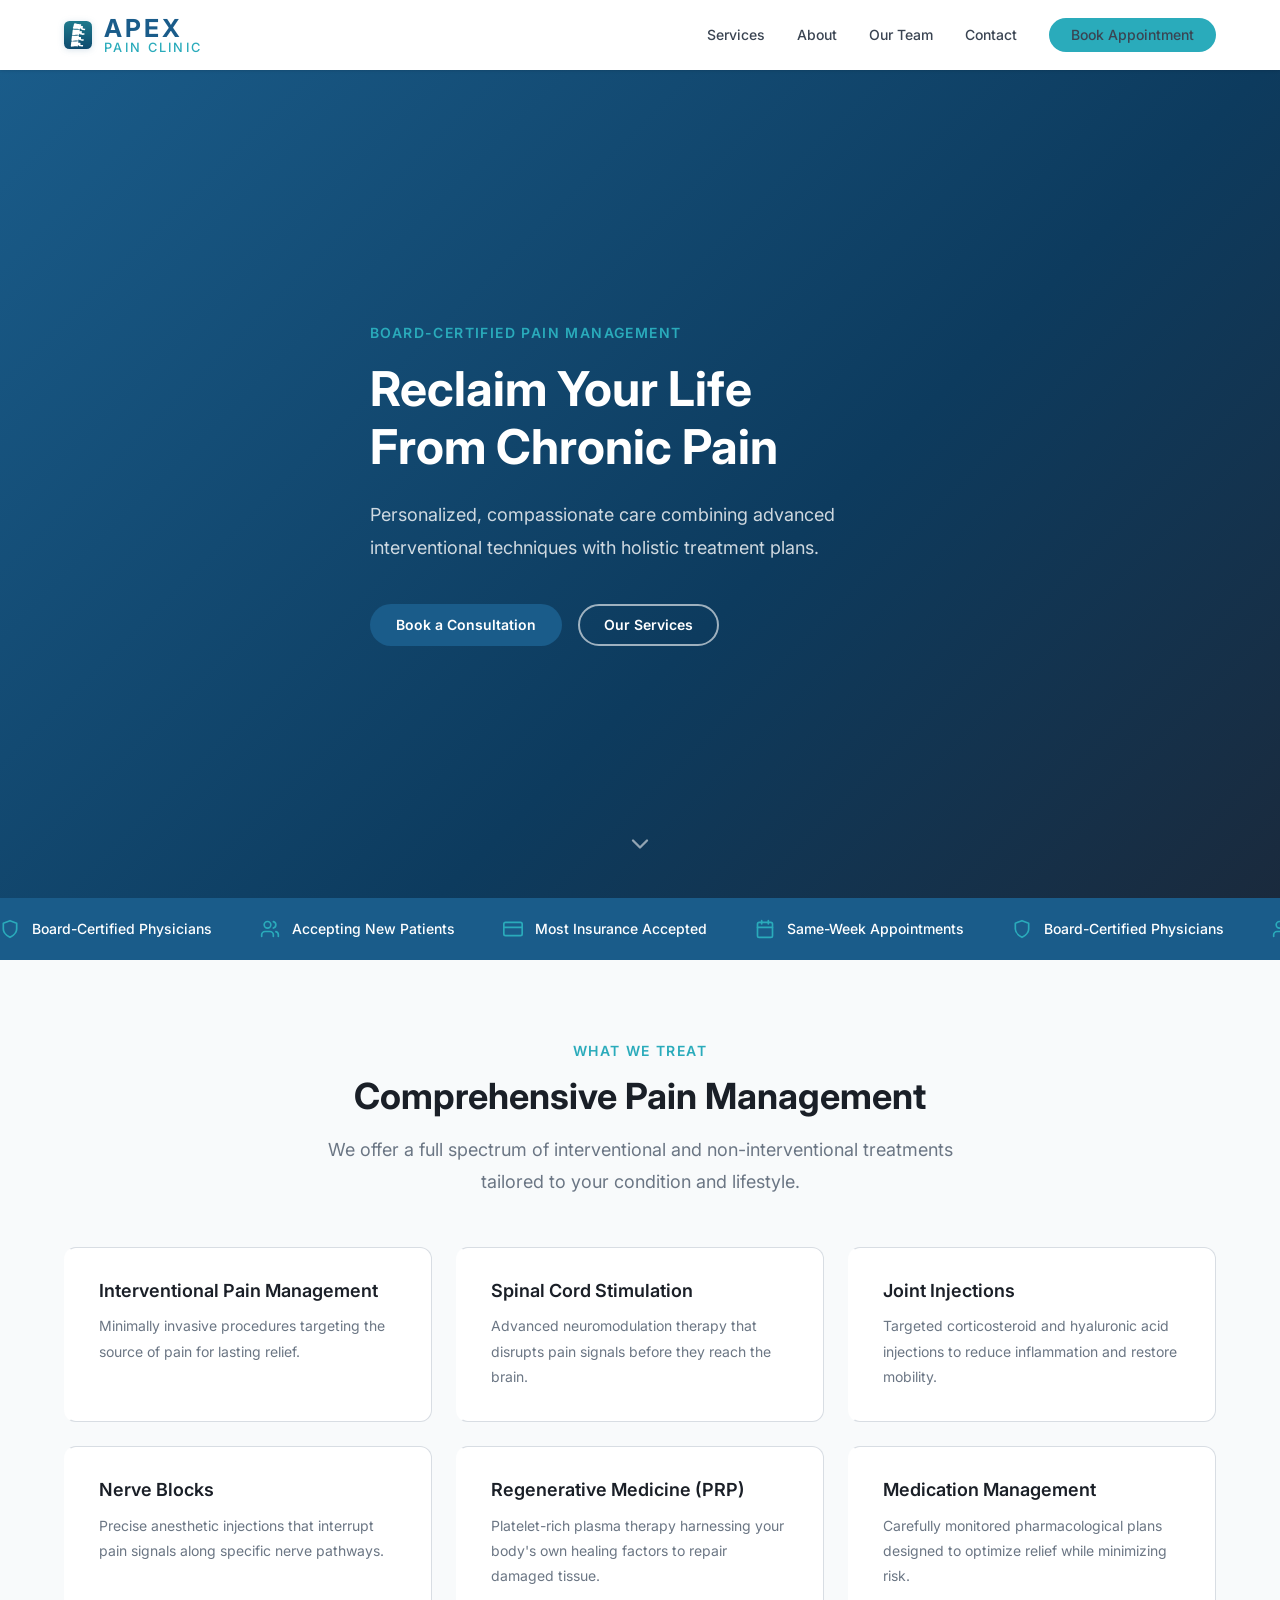
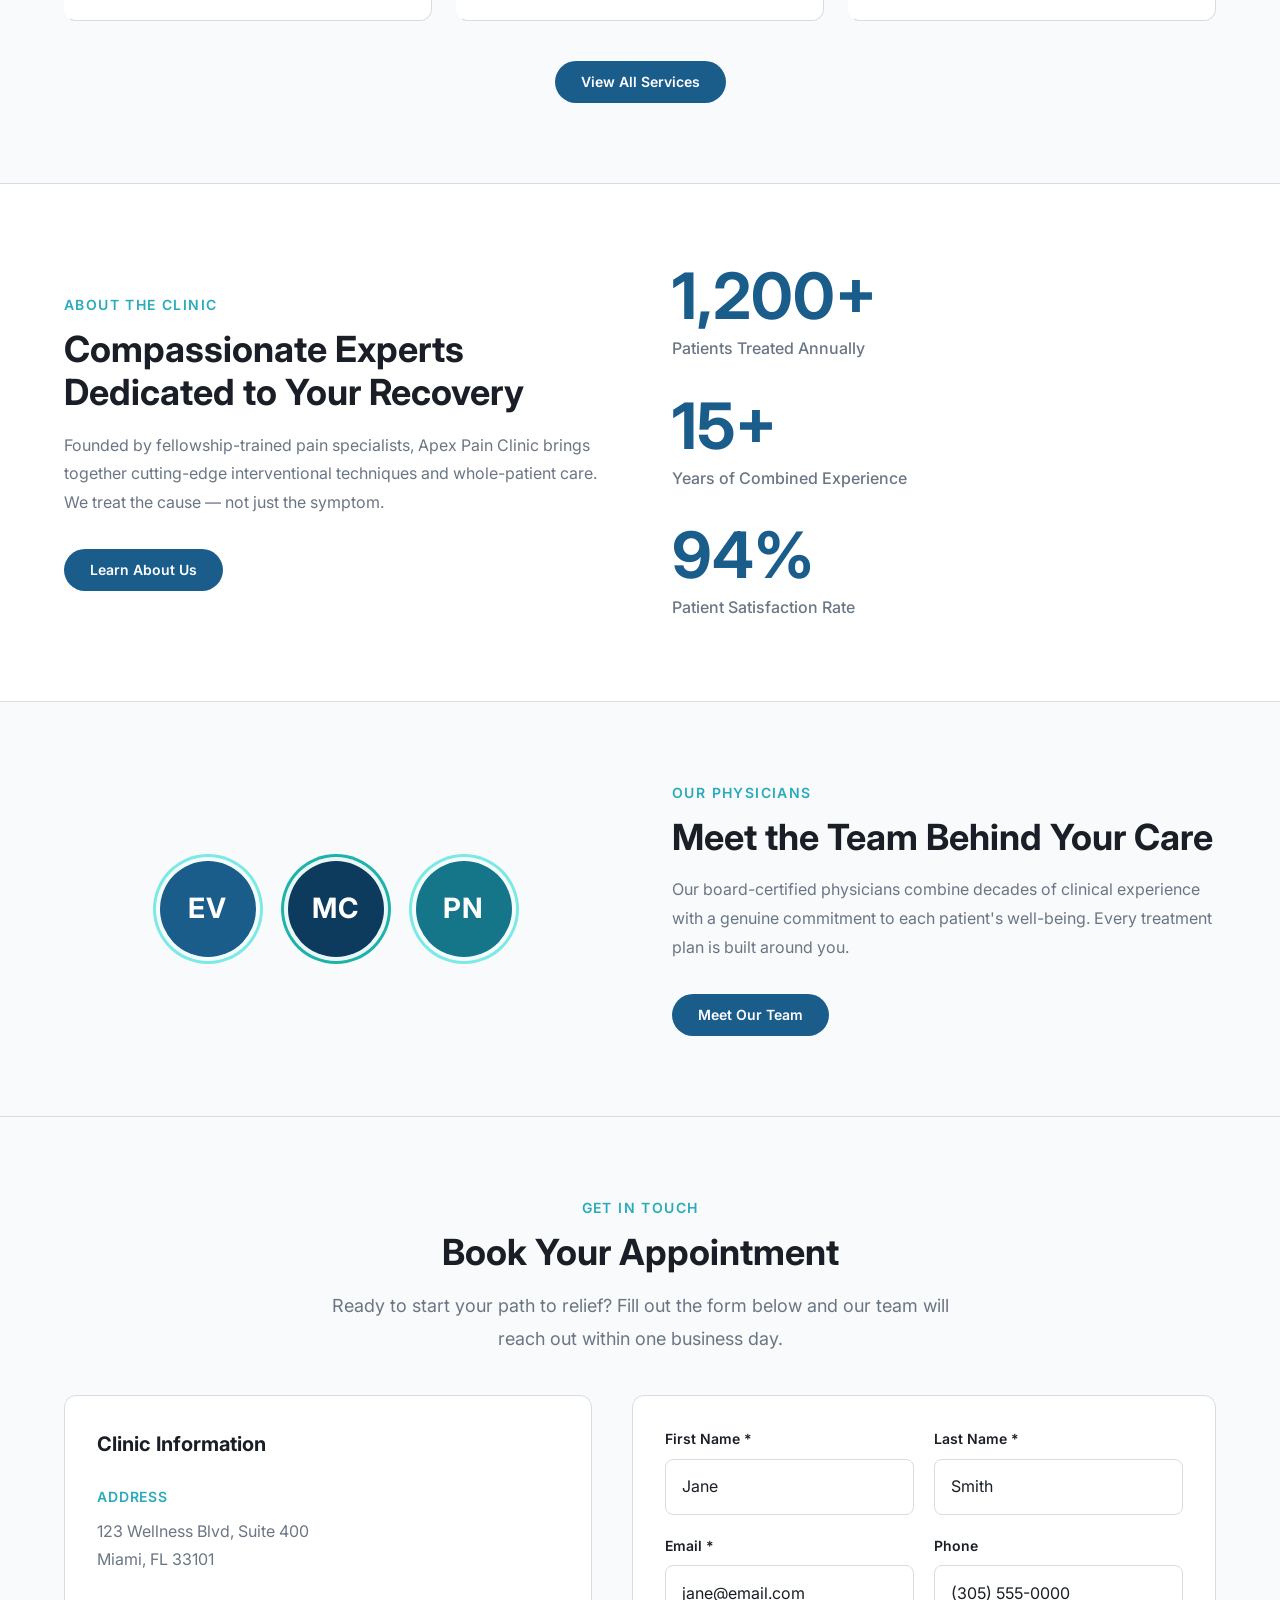
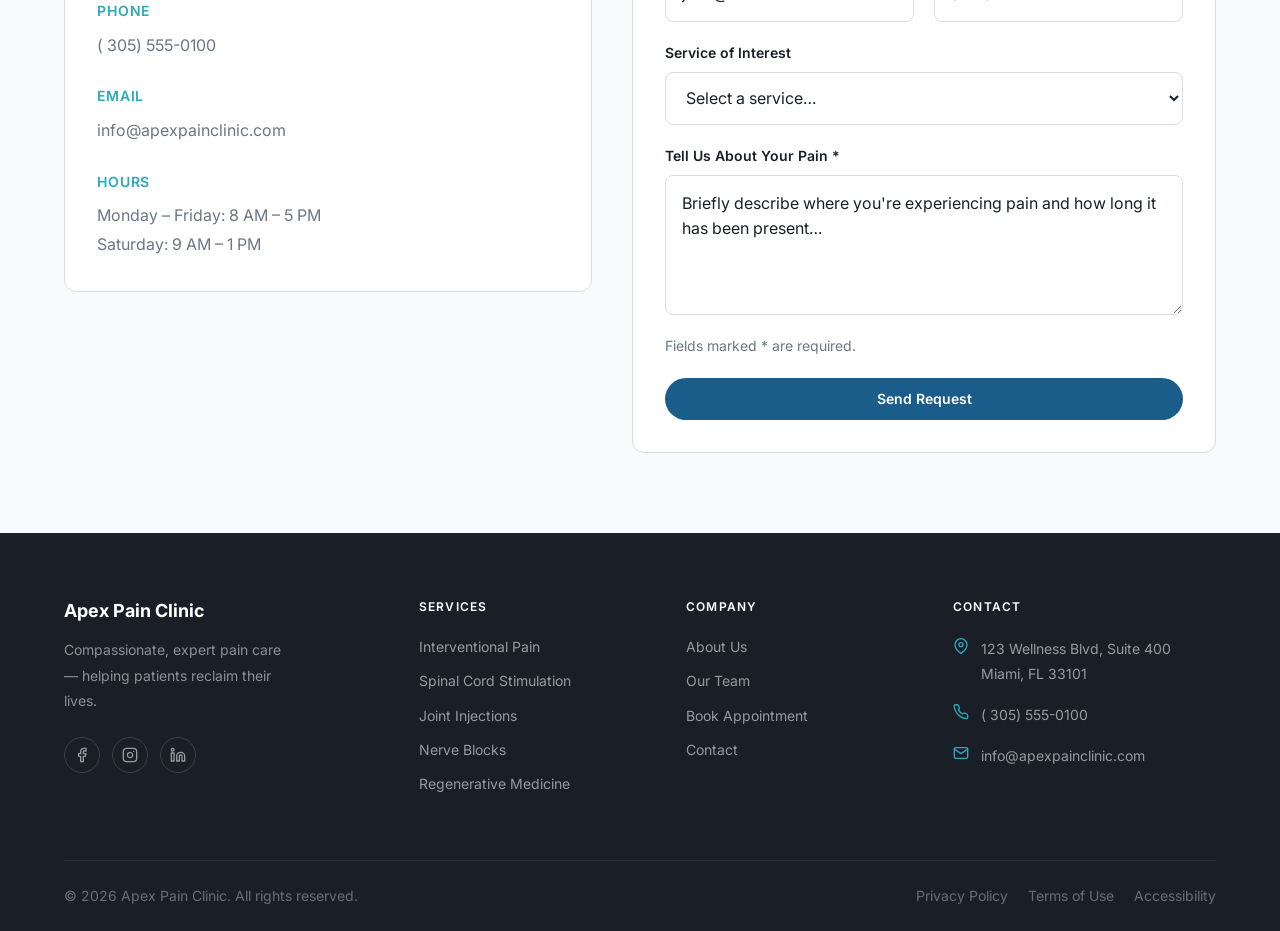
<file: index.html>
<!DOCTYPE html>
<html lang="en">
<head>
  <meta charset="UTF-8" />
  <meta name="viewport" content="width=device-width, initial-scale=1.0" />
  <meta name="description" data-cms="seo-description" content="Apex Pain Clinic – Board-certified pain management combining interventional techniques with holistic care." />
  <title data-cms="seo-title">Apex Pain Clinic</title>

  <link rel="icon" type="image/svg+xml" href="data:image/svg+xml,%3Csvg xmlns='http://www.w3.org/2000/svg' viewBox='0 0 32 32'%3E%3Crect width='32' height='32' rx='7' fill='%231a5c8a'/%3E%3Cg transform='translate(2,2) scale(0.0578)'%3E%3Cpath d='M391.745,114.138c-0.769-1.032-1.965-1.659-3.251-1.706c-0.367-0.014-35.121-1.422-51.205-12.485c3.222-8.449,9.949-28.502,5.212-37.722c-1.381-2.689-3.611-4.463-6.449-5.131c-5.178-1.218-11.607-1.598-17.826-1.965c-6.818-0.402-14.374-0.848-18.805-2.454l9.026-25.79c0.446-1.274,0.26-2.684-0.5-3.799c-0.761-1.115-2.006-1.802-3.355-1.852c-0.788-0.029-79.312-3.105-123.326-20.853c-0.274-0.111-0.56-0.192-0.851-0.244C180.182,0.096,179.534,0,178.565,0c-3.549,0-15.517,1.498-20.512,20.766c-1.353,5.217-2.554,10.132-3.715,14.885c-3.186,13.042-6.195,25.359-11.495,40.2c-1.017,2.847-1.983,5.368-2.837,7.592c-3.173,8.275-5.088,13.271-2.841,18.025c2.019,4.272,6.726,6.545,14.173,9.027c6.715,2.238,19.115,2.331,34.815,2.447c26.736,0.199,63.316,0.47,81.36,12.918c0.808,0.686,2.686,1.995,5.263,1.995c8.389,0,11.413-12.35,12.779-23.575c4.569,1.318,12.032,4.512,17.67,12.029c0.326,0.436,0.646,0.873,0.965,1.312c6.734,9.229,13.697,18.771,77.842,25.898c0.159,0.018,0.316,0.026,0.473,0.026c1.916,0,3.623-1.295,4.112-3.188l5.836-22.617C392.775,116.495,392.514,115.17,391.745,114.138z' fill='white'/%3E%3Cpath d='M372.224,207.441c-0.085,0.011-8.685,1.062-19.517,1.063c-14.407,0-25.723-1.806-33.021-5.245c1.836-8.857,5.285-29.719-0.857-38.066c-1.792-2.435-4.275-3.832-7.183-4.039c-1.055-0.075-2.208-0.113-3.427-0.113c-4.501,0-9.576,0.513-14.485,1.01c-4.689,0.474-9.537,0.965-13.59,0.965c-2.14,0-3.932-0.136-5.364-0.406l4.806-26.886c0.238-1.329-0.17-2.691-1.099-3.671c-0.928-0.98-2.268-1.459-3.606-1.294c-0.325,0.04-32.923,4.019-68.242,4.02c-23.162,0.001-42.282-1.676-56.832-4.983c-0.309-0.07-0.637-0.105-0.954-0.105c-0.672,0-16.493,0.272-18.72,23.925c-0.505,5.369-0.909,10.414-1.299,15.294c-1.07,13.38-2.081,26.018-4.951,41.51c-0.551,2.972-1.104,5.614-1.592,7.946c-1.816,8.675-2.913,13.912,0.063,18.249c2.673,3.896,7.682,5.392,15.429,6.657c1.419,0.232,3.048,0.345,4.979,0.345c7.192,0,17.66-1.607,29.779-3.469c16.425-2.522,35.042-5.381,52.008-5.381c13.093,0,23.028,1.695,30.36,5.182c0.775,0.475,2.327,1.234,4.319,1.234c2.18,0,4.168-0.895,5.748-2.588c2.179-2.335,4.884-7.24,4.317-22.811c4.785,0.58,12.627,2.558,19.367,9.06c0.391,0.377,0.775,0.758,1.16,1.139c6.892,6.825,14.018,13.882,55.447,13.882c7.513,0,16.101-0.235,25.526-0.698c2.112-0.104,3.827-1.746,4.023-3.852l2.163-23.258c0.119-1.282-0.349-2.548-1.273-3.444C374.782,207.712,373.502,207.283,372.224,207.441z' fill='white'/%3E%3Cpath d='M356.175,329.283c-0.086,0.011-8.72,1.062-19.517,1.062c-14.407,0-25.724-1.806-33.022-5.245c1.836-8.857,5.285-29.718-0.857-38.066c-1.792-2.435-4.275-3.832-7.183-4.039c-1.056-0.075-2.209-0.114-3.428-0.114c-4.501,0-9.576,0.514-14.485,1.01c-4.689,0.475-9.536,0.965-13.589,0.965c-2.139,0-3.932-0.136-5.363-0.406l4.806-26.887c0.238-1.329-0.17-2.691-1.099-3.671c-0.929-0.979-2.269-1.458-3.606-1.294c-0.325,0.04-32.923,4.02-68.242,4.02c-23.161,0-42.282-1.676-56.831-4.982c-0.309-0.07-0.637-0.106-0.954-0.106c-0.672,0-16.493,0.272-18.72,23.925c-0.505,5.368-0.909,10.414-1.299,15.293c-1.07,13.38-2.081,26.019-4.952,41.512c-0.551,2.973-1.104,5.615-1.592,7.946c-1.816,8.675-2.912,13.911,0.063,18.248c2.673,3.897,7.681,5.392,15.429,6.658c1.42,0.232,3.049,0.345,4.979,0.345c7.192,0,17.66-1.607,29.78-3.469c16.425-2.522,35.042-5.381,52.008-5.381c13.092,0,23.027,1.695,30.359,5.182c0.775,0.475,2.327,1.234,4.319,1.234c2.18,0,4.167-0.895,5.748-2.588c2.179-2.335,4.884-7.24,4.317-22.811c4.785,0.58,12.627,2.558,19.367,9.06c0.391,0.377,0.775,0.758,1.16,1.139c6.892,6.825,14.018,13.882,55.448,13.882c7.512,0,16.1-0.235,25.525-0.698c2.112-0.104,3.827-1.746,4.023-3.851l2.164-23.258c0.119-1.281-0.349-2.547-1.273-3.444C358.732,329.554,357.449,329.125,356.175,329.283z' fill='white'/%3E%3Cpath d='M343.602,448.298c-0.086,0.011-8.72,1.062-19.517,1.062c-14.407,0-25.724-1.806-33.022-5.245c1.836-8.857,5.285-29.718-0.857-38.066c-1.792-2.435-4.275-3.832-7.183-4.039c-1.055-0.075-2.209-0.114-3.428-0.114c-4.5,0-9.576,0.514-14.484,1.01c-4.688,0.475-9.537,0.965-13.589,0.965c-2.139,0-3.932-0.136-5.363-0.406l4.805-26.887c0.238-1.329-0.17-2.691-1.099-3.671c-0.929-0.979-2.268-1.46-3.607-1.294c-0.325,0.04-32.898,4.02-68.241,4.02c-23.162,0.001-42.282-1.676-56.831-4.982c-0.309-0.07-0.637-0.106-0.954-0.106c-0.672,0-16.493,0.272-18.72,23.925c-0.505,5.366-0.908,10.409-1.298,15.286c-1.07,13.382-2.081,26.023-4.952,41.518c-0.551,2.973-1.104,5.615-1.592,7.947c-1.816,8.675-2.912,13.911,0.063,18.248c2.673,3.897,7.681,5.392,15.429,6.658c1.42,0.232,3.049,0.345,4.979,0.345c7.192,0,17.66-1.607,29.78-3.469c16.425-2.522,35.042-5.381,52.008-5.381c13.092,0,23.027,1.695,30.359,5.182c0.775,0.475,2.327,1.234,4.319,1.234c2.18,0,4.167-0.895,5.748-2.588c2.179-2.335,4.884-7.24,4.317-22.812c4.785,0.58,12.628,2.558,19.367,9.06c0.391,0.377,0.775,0.757,1.16,1.139c6.892,6.825,14.019,13.882,55.448,13.882c7.513,0,16.1-0.235,25.525-0.698c2.112-0.104,3.827-1.746,4.023-3.852l2.164-23.258c0.119-1.281-0.349-2.547-1.273-3.444C346.158,448.57,344.877,448.14,343.602,448.298z' fill='white'/%3E%3C/g%3E%3C/svg%3E" />

  <link rel="stylesheet" href="css/tokens.css?v=2" />
  <link rel="stylesheet" href="css/style.css?v=2" />
</head>
<body>

  <a class="skip-link" href="#main">Skip to main content</a>

  <header class="site-header" role="banner">
    <nav class="nav container" aria-label="Primary navigation">

      <a class="nav__logo" href="index.html" aria-label="Apex Pain Clinic – Home">
        <span class="nav__logo-emblem" aria-hidden="true">
          <!-- SVG Repo spine-bone #70061 — real paths, viewBox 0 0 484.47 484.47
               Scaled to fit 36×36 tile: translate(3,3) scale(0.0619) -->
          <svg
            class="nav__logo-spine"
            xmlns="http://www.w3.org/2000/svg"
            viewBox="0 0 36 36"
            aria-hidden="true"
          >
            <defs>
              <linearGradient id="tileGrad" x1="0" y1="0" x2="0" y2="1">
                <stop offset="0%"  stop-color="#1e7a8c"/>
                <stop offset="100%" stop-color="#0e4a6e"/>
              </linearGradient>
            </defs>
            <rect width="36" height="36" rx="7" fill="url(#tileGrad)"/>
            <g transform="translate(3,3) scale(0.0619)">
              <path fill="white" d="M391.745,114.138c-0.769-1.032-1.965-1.659-3.251-1.706c-0.367-0.014-35.121-1.422-51.205-12.485
                c3.222-8.449,9.949-28.502,5.212-37.722c-1.381-2.689-3.611-4.463-6.449-5.131c-5.178-1.218-11.607-1.598-17.826-1.965
                c-6.818-0.402-14.374-0.848-18.805-2.454l9.026-25.79c0.446-1.274,0.26-2.684-0.5-3.799c-0.761-1.115-2.006-1.802-3.355-1.852
                c-0.788-0.029-79.312-3.105-123.326-20.853c-0.274-0.111-0.56-0.192-0.851-0.244C180.182,0.096,179.534,0,178.565,0
                c-3.549,0-15.517,1.498-20.512,20.766c-1.353,5.217-2.554,10.132-3.715,14.885c-3.186,13.042-6.195,25.359-11.495,40.2
                c-1.017,2.847-1.983,5.368-2.837,7.592c-3.173,8.275-5.088,13.271-2.841,18.025c2.019,4.272,6.726,6.545,14.173,9.027
                c6.715,2.238,19.115,2.331,34.815,2.447c26.736,0.199,63.316,0.47,81.36,12.918c0.808,0.686,2.686,1.995,5.263,1.995
                c8.389,0,11.413-12.35,12.779-23.575c4.569,1.318,12.032,4.512,17.67,12.029c0.326,0.436,0.646,0.873,0.965,1.312
                c6.734,9.229,13.697,18.771,77.842,25.898c0.159,0.018,0.316,0.026,0.473,0.026c1.916,0,3.623-1.295,4.112-3.188l5.836-22.617
                C392.775,116.495,392.514,115.17,391.745,114.138z"/>
              <path fill="white" d="M372.224,207.441c-0.085,0.011-8.685,1.062-19.517,1.063c-14.407,0-25.723-1.806-33.021-5.245
                c1.836-8.857,5.285-29.719-0.857-38.066c-1.792-2.435-4.275-3.832-7.183-4.039c-1.055-0.075-2.208-0.113-3.427-0.113
                c-4.501,0-9.576,0.513-14.485,1.01c-4.689,0.474-9.537,0.965-13.59,0.965c-2.14,0-3.932-0.136-5.364-0.406l4.806-26.886
                c0.238-1.329-0.17-2.691-1.099-3.671c-0.928-0.98-2.268-1.459-3.606-1.294c-0.325,0.04-32.923,4.019-68.242,4.02
                c-23.162,0.001-42.282-1.676-56.832-4.983c-0.309-0.07-0.637-0.105-0.954-0.105c-0.672,0-16.493,0.272-18.72,23.925
                c-0.505,5.369-0.909,10.414-1.299,15.294c-1.07,13.38-2.081,26.018-4.951,41.51c-0.551,2.972-1.104,5.614-1.592,7.946
                c-1.816,8.675-2.913,13.912,0.063,18.249c2.673,3.896,7.682,5.392,15.429,6.657c1.419,0.232,3.048,0.345,4.979,0.345
                c7.192,0,17.66-1.607,29.779-3.469c16.425-2.522,35.042-5.381,52.008-5.381c13.093,0,23.028,1.695,30.36,5.182
                c0.775,0.475,2.327,1.234,4.319,1.234c2.18,0,4.168-0.895,5.748-2.588c2.179-2.335,4.884-7.24,4.317-22.811
                c4.785,0.58,12.627,2.558,19.367,9.06c0.391,0.377,0.775,0.758,1.16,1.139c6.892,6.825,14.018,13.882,55.447,13.882
                c7.513,0,16.101-0.235,25.526-0.698c2.112-0.104,3.827-1.746,4.023-3.852l2.163-23.258
                c0.119-1.282-0.349-2.548-1.273-3.444C374.782,207.712,373.502,207.283,372.224,207.441z"/>
              <path fill="white" d="M356.175,329.283c-0.086,0.011-8.72,1.062-19.517,1.062c-14.407,0-25.724-1.806-33.022-5.245
                c1.836-8.857,5.285-29.718-0.857-38.066c-1.792-2.435-4.275-3.832-7.183-4.039c-1.056-0.075-2.209-0.114-3.428-0.114
                c-4.501,0-9.576,0.514-14.485,1.01c-4.689,0.475-9.536,0.965-13.589,0.965c-2.139,0-3.932-0.136-5.363-0.406
                l4.806-26.887c0.238-1.329-0.17-2.691-1.099-3.671c-0.929-0.979-2.269-1.458-3.606-1.294
                c-0.325,0.04-32.923,4.02-68.242,4.02c-23.161,0-42.282-1.676-56.831-4.982c-0.309-0.07-0.637-0.106-0.954-0.106
                c-0.672,0-16.493,0.272-18.72,23.925c-0.505,5.368-0.909,10.414-1.299,15.293
                c-1.07,13.38-2.081,26.019-4.952,41.512c-0.551,2.973-1.104,5.615-1.592,7.946
                c-1.816,8.675-2.912,13.911,0.063,18.248c2.673,3.897,7.681,5.392,15.429,6.658
                c1.42,0.232,3.049,0.345,4.979,0.345c7.192,0,17.66-1.607,29.78-3.469c16.425-2.522,35.042-5.381,52.008-5.381
                c13.092,0,23.027,1.695,30.359,5.182c0.775,0.475,2.327,1.234,4.319,1.234c2.18,0,4.167-0.895,5.748-2.588
                c2.179-2.335,4.884-7.24,4.317-22.811c4.785,0.58,12.627,2.558,19.367,9.06c0.391,0.377,0.775,0.758,1.16,1.139
                c6.892,6.825,14.018,13.882,55.448,13.882c7.512,0,16.1-0.235,25.525-0.698c2.112-0.104,3.827-1.746,4.023-3.851
                l2.164-23.258c0.119-1.281-0.349-2.547-1.273-3.444C358.732,329.554,357.449,329.125,356.175,329.283z"/>
              <path fill="white" d="M343.602,448.298c-0.086,0.011-8.72,1.062-19.517,1.062c-14.407,0-25.724-1.806-33.022-5.245
                c1.836-8.857,5.285-29.718-0.857-38.066c-1.792-2.435-4.275-3.832-7.183-4.039
                c-1.055-0.075-2.209-0.114-3.428-0.114c-4.5,0-9.576,0.514-14.484,1.01c-4.688,0.475-9.537,0.965-13.589,0.965
                c-2.139,0-3.932-0.136-5.363-0.406l4.805-26.887c0.238-1.329-0.17-2.691-1.099-3.671
                c-0.929-0.979-2.268-1.46-3.607-1.294c-0.325,0.04-32.898,4.02-68.241,4.02
                c-23.162,0.001-42.282-1.676-56.831-4.982c-0.309-0.07-0.637-0.106-0.954-0.106
                c-0.672,0-16.493,0.272-18.72,23.925c-0.505,5.366-0.908,10.409-1.298,15.286
                c-1.07,13.382-2.081,26.023-4.952,41.518c-0.551,2.973-1.104,5.615-1.592,7.947
                c-1.816,8.675-2.912,13.911,0.063,18.248c2.673,3.897,7.681,5.392,15.429,6.658
                c1.42,0.232,3.049,0.345,4.979,0.345c7.192,0,17.66-1.607,29.78-3.469c16.425-2.522,35.042-5.381,52.008-5.381
                c13.092,0,23.027,1.695,30.359,5.182c0.775,0.475,2.327,1.234,4.319,1.234c2.18,0,4.167-0.895,5.748-2.588
                c2.179-2.335,4.884-7.24,4.317-22.812c4.785,0.58,12.628,2.558,19.367,9.06
                c0.391,0.377,0.775,0.757,1.16,1.139c6.892,6.825,14.019,13.882,55.448,13.882
                c7.513,0,16.1-0.235,25.525-0.698c2.112-0.104,3.827-1.746,4.023-3.852l2.164-23.258
                c0.119-1.281-0.349-2.547-1.273-3.444C346.158,448.57,344.877,448.14,343.602,448.298z"/>
            </g>
          </svg>
        </span>
        <span class="nav__logo-wordmark">
          <span class="nav__logo-apex">APEX</span>
          <span class="nav__logo-sub">Pain Clinic</span>
        </span>
      </a>

      <button class="nav__toggle" aria-label="Open navigation menu" aria-expanded="false" aria-controls="nav-menu">
        <span class="hamburger"></span>
        <span class="hamburger"></span>
        <span class="hamburger"></span>
      </button>
      <ul class="nav__links" id="nav-menu" role="list">
        <li><a href="services.html">Services</a></li>
        <li><a href="about.html">About</a></li>
        <li><a href="team.html">Our Team</a></li>
        <li><a href="#contact">Contact</a></li>
        <li><a class="btn btn--nav" href="#contact">Book Appointment</a></li>
      </ul>
    </nav>
  </header>

  <main id="main">

    <!-- HERO -->
    <section class="hero" aria-labelledby="hero-heading">
      <div class="hero__overlay" aria-hidden="true"></div>
      <div class="hero__content container">
        <p class="hero__eyebrow">Board-Certified Pain Management</p>
        <h1 id="hero-heading" class="hero__heading" data-cms="hero-headline">Reclaim Your Life<br>From Chronic Pain</h1>
        <p class="hero__subtext" data-cms="hero-subheadline">Personalized, compassionate care combining advanced interventional techniques with holistic treatment plans.</p>
        <div class="hero__actions">
          <a class="btn btn--primary" href="#contact" data-cms="hero-cta" data-cms-href="hero-cta-url">Book a Consultation</a>
          <a class="btn btn--ghost" href="services.html">Our Services</a>
        </div>
      </div>
      <a class="hero__scroll-arrow" href="#services" aria-label="Scroll to services">
        <svg xmlns="http://www.w3.org/2000/svg" viewBox="0 0 24 24" fill="none" stroke="currentColor" stroke-width="2" stroke-linecap="round" stroke-linejoin="round" aria-hidden="true"><polyline points="6 9 12 15 18 9"/></svg>
      </a>
    </section>

    <!-- TRUST BAR -->
    <section class="trust-bar" aria-label="Trust signals">
      <div class="trust-bar__track" aria-hidden="true">
        <ul class="trust-bar__list">
          <li class="trust-bar__item"><svg class="trust-bar__icon" xmlns="http://www.w3.org/2000/svg" viewBox="0 0 24 24" fill="none" stroke="currentColor" stroke-width="2" stroke-linecap="round" stroke-linejoin="round" aria-hidden="true"><path d="M12 22s8-4 8-10V5l-8-3-8 3v7c0 6 8 10 8 10z"/></svg><span>Board-Certified Physicians</span></li>
          <li class="trust-bar__item"><svg class="trust-bar__icon" xmlns="http://www.w3.org/2000/svg" viewBox="0 0 24 24" fill="none" stroke="currentColor" stroke-width="2" stroke-linecap="round" stroke-linejoin="round" aria-hidden="true"><path d="M16 21v-2a4 4 0 0 0-4-4H6a4 4 0 0 0-4 4v2"/><circle cx="9" cy="7" r="4"/><path d="M22 21v-2a4 4 0 0 0-3-3.87"/><path d="M16 3.13a4 4 0 0 1 0 7.75"/></svg><span>Accepting New Patients</span></li>
          <li class="trust-bar__item"><svg class="trust-bar__icon" xmlns="http://www.w3.org/2000/svg" viewBox="0 0 24 24" fill="none" stroke="currentColor" stroke-width="2" stroke-linecap="round" stroke-linejoin="round" aria-hidden="true"><rect x="1" y="4" width="22" height="16" rx="2" ry="2"/><line x1="1" y1="10" x2="23" y2="10"/></svg><span>Most Insurance Accepted</span></li>
          <li class="trust-bar__item"><svg class="trust-bar__icon" xmlns="http://www.w3.org/2000/svg" viewBox="0 0 24 24" fill="none" stroke="currentColor" stroke-width="2" stroke-linecap="round" stroke-linejoin="round" aria-hidden="true"><rect x="3" y="4" width="18" height="18" rx="2" ry="2"/><line x1="16" y1="2" x2="16" y2="6"/><line x1="8" y1="2" x2="8" y2="6"/><line x1="3" y1="10" x2="21" y2="10"/></svg><span>Same-Week Appointments</span></li>
          <li class="trust-bar__item"><svg class="trust-bar__icon" xmlns="http://www.w3.org/2000/svg" viewBox="0 0 24 24" fill="none" stroke="currentColor" stroke-width="2" stroke-linecap="round" stroke-linejoin="round" aria-hidden="true"><path d="M12 22s8-4 8-10V5l-8-3-8 3v7c0 6 8 10 8 10z"/></svg><span>Board-Certified Physicians</span></li>
          <li class="trust-bar__item"><svg class="trust-bar__icon" xmlns="http://www.w3.org/2000/svg" viewBox="0 0 24 24" fill="none" stroke="currentColor" stroke-width="2" stroke-linecap="round" stroke-linejoin="round" aria-hidden="true"><path d="M16 21v-2a4 4 0 0 0-4-4H6a4 4 0 0 0-4 4v2"/><circle cx="9" cy="7" r="4"/><path d="M22 21v-2a4 4 0 0 0-3-3.87"/><path d="M16 3.13a4 4 0 0 1 0 7.75"/></svg><span>Accepting New Patients</span></li>
          <li class="trust-bar__item"><svg class="trust-bar__icon" xmlns="http://www.w3.org/2000/svg" viewBox="0 0 24 24" fill="none" stroke="currentColor" stroke-width="2" stroke-linecap="round" stroke-linejoin="round" aria-hidden="true"><rect x="1" y="4" width="22" height="16" rx="2" ry="2"/><line x1="1" y1="10" x2="23" y2="10"/></svg><span>Most Insurance Accepted</span></li>
          <li class="trust-bar__item"><svg class="trust-bar__icon" xmlns="http://www.w3.org/2000/svg" viewBox="0 0 24 24" fill="none" stroke="currentColor" stroke-width="2" stroke-linecap="round" stroke-linejoin="round" aria-hidden="true"><rect x="3" y="4" width="18" height="18" rx="2" ry="2"/><line x1="16" y1="2" x2="16" y2="6"/><line x1="8" y1="2" x2="8" y2="6"/><line x1="3" y1="10" x2="21" y2="10"/></svg><span>Same-Week Appointments</span></li>
        </ul>
      </div>
    </section>

    <!-- SERVICES TEASER -->
    <section class="services section" id="services" aria-labelledby="services-heading">
      <div class="container">
        <div class="section__header">
          <p class="section__eyebrow">What We Treat</p>
          <h2 id="services-heading" class="section__heading">Comprehensive Pain Management</h2>
          <p class="section__subtext">We offer a full spectrum of interventional and non-interventional treatments tailored to your condition and lifestyle.</p>
        </div>
        <ul class="services__grid" role="list">
          <li class="service-card service-card--pain fade-up">
            <h3 class="service-card__title">Interventional Pain Management</h3>
            <p class="service-card__desc">Minimally invasive procedures targeting the source of pain for lasting relief.</p>
          </li>
          <li class="service-card service-card--scs fade-up">
            <h3 class="service-card__title">Spinal Cord Stimulation</h3>
            <p class="service-card__desc">Advanced neuromodulation therapy that disrupts pain signals before they reach the brain.</p>
          </li>
          <li class="service-card service-card--joint fade-up">
            <h3 class="service-card__title">Joint Injections</h3>
            <p class="service-card__desc">Targeted corticosteroid and hyaluronic acid injections to reduce inflammation and restore mobility.</p>
          </li>
          <li class="service-card service-card--nerve fade-up">
            <h3 class="service-card__title">Nerve Blocks</h3>
            <p class="service-card__desc">Precise anesthetic injections that interrupt pain signals along specific nerve pathways.</p>
          </li>
          <li class="service-card service-card--prp fade-up">
            <h3 class="service-card__title">Regenerative Medicine (PRP)</h3>
            <p class="service-card__desc">Platelet-rich plasma therapy harnessing your body's own healing factors to repair damaged tissue.</p>
          </li>
          <li class="service-card service-card--meds fade-up">
            <h3 class="service-card__title">Medication Management</h3>
            <p class="service-card__desc">Carefully monitored pharmacological plans designed to optimize relief while minimizing risk.</p>
          </li>
        </ul>
        <div class="services__cta">
          <a class="btn btn--primary" href="services.html">View All Services</a>
        </div>
      </div>
    </section>

    <hr class="section-divider" />

    <!-- ABOUT TEASER -->
    <section class="teaser section" aria-labelledby="about-teaser-heading">
      <div class="container">
        <div class="teaser__inner">
          <div class="teaser__text">
            <p class="section__eyebrow">About the Clinic</p>
            <h2 id="about-teaser-heading" class="section__heading">Compassionate Experts Dedicated to Your Recovery</h2>
            <p class="teaser__body">Founded by fellowship-trained pain specialists, Apex Pain Clinic brings together cutting-edge interventional techniques and whole-patient care. We treat the cause — not just the symptom.</p>
            <a class="btn btn--primary" href="about.html">Learn About Us</a>
          </div>
          <div class="teaser__stats" aria-label="Clinic statistics">
            <div class="stat stat--large"><span class="stat__number">1,200+</span><span class="stat__label">Patients Treated Annually</span></div>
            <div class="stat stat--large"><span class="stat__number">15+</span><span class="stat__label">Years of Combined Experience</span></div>
            <div class="stat stat--large"><span class="stat__number">94%</span><span class="stat__label">Patient Satisfaction Rate</span></div>
          </div>
        </div>
      </div>
    </section>

    <hr class="section-divider" />

    <!-- TEAM TEASER -->
    <section class="teaser teaser--alt section" aria-labelledby="team-teaser-heading">
      <div class="container">
        <div class="teaser__inner">
          <div class="teaser__avatar-row" aria-hidden="true">
            <div class="avatar-placeholder"><div class="avatar-initials" style="--avatar-bg: #1a5c8a; --avatar-ring: #7ee8e4;">EV</div></div>
            <div class="avatar-placeholder"><div class="avatar-initials" style="--avatar-bg: #0d3b5e; --avatar-ring: #20b2aa;">MC</div></div>
            <div class="avatar-placeholder"><div class="avatar-initials" style="--avatar-bg: #15768a; --avatar-ring: #7ee8e4;">PN</div></div>
          </div>
          <div class="teaser__text">
            <p class="section__eyebrow">Our Physicians</p>
            <h2 id="team-teaser-heading" class="section__heading">Meet the Team Behind Your Care</h2>
            <p class="teaser__body">Our board-certified physicians combine decades of clinical experience with a genuine commitment to each patient's well-being. Every treatment plan is built around you.</p>
            <a class="btn btn--primary" href="team.html">Meet Our Team</a>
          </div>
        </div>
      </div>
    </section>

    <hr class="section-divider" />

    <!-- CONTACT -->
    <section class="contact section" id="contact" aria-labelledby="contact-heading">
      <div class="container">
        <div class="section__header contact__header">
          <p class="section__eyebrow">Get in Touch</p>
          <h2 id="contact-heading" class="section__heading">Book Your Appointment</h2>
          <p class="section__subtext">Ready to start your path to relief? Fill out the form below and our team will reach out within one business day.</p>
        </div>
        <div class="contact__grid">
          <div class="contact-info">
            <h3 class="contact-info__title">Clinic Information</h3>
            <ul class="contact-info__list" role="list">
              <li><span class="contact-info__label">Address</span><p data-cms="contact-address">123 Wellness Blvd, Suite 400<br>Miami, FL 33101</p></li>
              <li><span class="contact-info__label">Phone</span><p><a href="tel:+13055550100" data-cms="contact-phone" data-cms-tel="contact-phone">( 305) 555-0100</a></p></li>
              <li><span class="contact-info__label">Email</span><p><a href="mailto:info@apexpainclinic.com" data-cms="contact-email" data-cms-mailto="contact-email">info@apexpainclinic.com</a></p></li>
              <li><span class="contact-info__label">Hours</span><p>Monday – Friday: 8 AM – 5 PM<br>Saturday: 9 AM – 1 PM</p></li>
            </ul>
          </div>
          <div class="contact-form-wrap">
            <form class="contact-form" id="contact-form" action="https://formspree.io/f/xjgqajjy" method="POST" novalidate aria-label="Appointment request form">
              <input type="text" name="_gotcha" style="display:none" tabindex="-1" autocomplete="off" />
              <input type="hidden" name="_subject" value="New Appointment Request – Apex Pain Clinic" />
              <div class="form-row">
                <div class="form-group"><label for="first-name">First Name <span aria-hidden="true">*</span></label><input type="text" id="first-name" name="first-name" autocomplete="given-name" placeholder="Jane" required /></div>
                <div class="form-group"><label for="last-name">Last Name <span aria-hidden="true">*</span></label><input type="text" id="last-name" name="last-name" autocomplete="family-name" placeholder="Smith" required /></div>
              </div>
              <div class="form-row">
                <div class="form-group"><label for="email">Email <span aria-hidden="true">*</span></label><input type="email" id="email" name="email" autocomplete="email" placeholder="jane@email.com" required /></div>
                <div class="form-group"><label for="phone">Phone</label><input type="tel" id="phone" name="phone" autocomplete="tel" placeholder="(305) 555-0000" /></div>
              </div>
              <div class="form-group">
                <label for="service">Service of Interest</label>
                <select id="service" name="service"><option value="">Select a service…</option><option>Interventional Pain Management</option><option>Spinal Cord Stimulation</option><option>Joint Injections</option><option>Nerve Blocks</option><option>Regenerative Medicine (PRP)</option><option>Medication Management</option><option>Other / Not Sure</option></select>
              </div>
              <div class="form-group"><label for="message">Tell Us About Your Pain <span aria-hidden="true">*</span></label><textarea id="message" name="message" placeholder="Briefly describe where you're experiencing pain and how long it has been present…" required></textarea></div>
              <p class="form-note">Fields marked <span aria-hidden="true">*</span><span class="sr-only">with an asterisk</span> are required.</p>
              <button type="submit" class="btn btn--primary" id="form-submit-btn">Send Request</button>
              <p class="form-success" id="form-success" role="alert" aria-live="polite" hidden>✓ Thank you! We'll be in touch within one business day.</p>
              <p class="form-error" id="form-error" role="alert" aria-live="polite" hidden>Something went wrong. Please try again or call us at (305) 555-0100.</p>
            </form>
          </div>
        </div>
      </div>
    </section>

  </main>

  <footer class="site-footer" role="contentinfo">
    <div class="container">
      <div class="footer__main">
        <div>
          <p class="footer__brand-name" data-cms="business-name">Apex Pain Clinic</p>
          <p class="footer__tagline">Compassionate, expert pain care — helping patients reclaim their lives.</p>
          <ul class="footer__socials" role="list" aria-label="Social media links">
            <li><a class="footer__social-link" href="#" aria-label="Facebook"><svg xmlns="http://www.w3.org/2000/svg" viewBox="0 0 24 24" fill="none" stroke="currentColor" stroke-width="2" stroke-linecap="round" stroke-linejoin="round" aria-hidden="true"><path d="M18 2h-3a5 5 0 0 0-5 5v3H7v4h3v8h4v-8h3l1-4h-4V7a1 1 0 0 1 1-1h3z"/></svg></a></li>
            <li><a class="footer__social-link" href="#" aria-label="Instagram"><svg xmlns="http://www.w3.org/2000/svg" viewBox="0 0 24 24" fill="none" stroke="currentColor" stroke-width="2" stroke-linecap="round" stroke-linejoin="round" aria-hidden="true"><rect x="2" y="2" width="20" height="20" rx="5" ry="5"/><path d="M16 11.37A4 4 0 1 1 12.63 8 4 4 0 0 1 16 11.37z"/><line x1="17.5" y1="6.5" x2="17.51" y2="6.5"/></svg></a></li>
            <li><a class="footer__social-link" href="#" aria-label="LinkedIn"><svg xmlns="http://www.w3.org/2000/svg" viewBox="0 0 24 24" fill="none" stroke="currentColor" stroke-width="2" stroke-linecap="round" stroke-linejoin="round" aria-hidden="true"><path d="M16 8a6 6 0 0 1 6 6v7h-4v-7a2 2 0 0 0-2-2 2 2 0 0 0-2 2v7h-4v-7a6 6 0 0 1 6-6z"/><rect x="2" y="9" width="4" height="12"/><circle cx="4" cy="4" r="2"/></svg></a></li>
          </ul>
        </div>
        <div><p class="footer__col-heading">Services</p><ul class="footer__links" role="list"><li><a href="services.html">Interventional Pain</a></li><li><a href="services.html">Spinal Cord Stimulation</a></li><li><a href="services.html">Joint Injections</a></li><li><a href="services.html">Nerve Blocks</a></li><li><a href="services.html">Regenerative Medicine</a></li></ul></div>
        <div><p class="footer__col-heading">Company</p><ul class="footer__links" role="list"><li><a href="about.html">About Us</a></li><li><a href="team.html">Our Team</a></li><li><a href="#contact">Book Appointment</a></li><li><a href="#contact">Contact</a></li></ul></div>
        <div><p class="footer__col-heading">Contact</p><ul class="footer__contact-list" role="list"><li class="footer__contact-item"><svg class="footer__contact-icon" xmlns="http://www.w3.org/2000/svg" viewBox="0 0 24 24" fill="none" stroke="currentColor" stroke-width="2" stroke-linecap="round" stroke-linejoin="round" aria-hidden="true"><path d="M21 10c0 7-9 13-9 13s-9-6-9-13a9 9 0 0 1 18 0z"/><circle cx="12" cy="10" r="3"/></svg><p data-cms="contact-address-footer">123 Wellness Blvd, Suite 400<br>Miami, FL 33101</p></li><li class="footer__contact-item"><svg class="footer__contact-icon" xmlns="http://www.w3.org/2000/svg" viewBox="0 0 24 24" fill="none" stroke="currentColor" stroke-width="2" stroke-linecap="round" stroke-linejoin="round" aria-hidden="true"><path d="M22 16.92v3a2 2 0 0 1-2.18 2 19.79 19.79 0 0 1-8.63-3.07A19.5 19.5 0 0 1 4.69 12a19.79 19.79 0 0 1-3.07-8.67A2 2 0 0 1 3.6 1.18h3a2 2 0 0 1 2 1.72 12.84 12.84 0 0 0 .7 2.81 2 2 0 0 1-.45 2.11L8.09 8.91a16 16 0 0 0 6.07 6.07l.75-.75a2 2 0 0 1 2.11-.45 12.84 12.84 0 0 0 2.81.7A2 2 0 0 1 21.73 16a2 2 0 0 1 .19.92z"/></svg><p><a href="tel:+13055550100" data-cms="contact-phone-footer" data-cms-tel="contact-phone">( 305) 555-0100</a></p></li><li class="footer__contact-item"><svg class="footer__contact-icon" xmlns="http://www.w3.org/2000/svg" viewBox="0 0 24 24" fill="none" stroke="currentColor" stroke-width="2" stroke-linecap="round" stroke-linejoin="round" aria-hidden="true"><path d="M4 4h16c1.1 0 2 .9 2 2v12c0 1.1-.9 2-2 2H4c-1.1 0-2-.9-2-2V6c0-1.1.9-2 2-2z"/><polyline points="22,6 12,13 2,6"/></svg><p><a href="mailto:info@apexpainclinic.com" data-cms="contact-email-footer" data-cms-mailto="contact-email">info@apexpainclinic.com</a></p></li></ul></div>
      </div>
      <div class="footer__bottom">
        <p>&copy; 2026 Apex Pain Clinic. All rights reserved.</p>
        <nav class="footer__legal" aria-label="Legal links"><a href="#">Privacy Policy</a><a href="#">Terms of Use</a><a href="#">Accessibility</a></nav>
      </div>
    </div>
  </footer>

  <script src="js/main.js" defer></script>
  <script src="js/cms.js" defer></script>
</body>
</html>
</file>
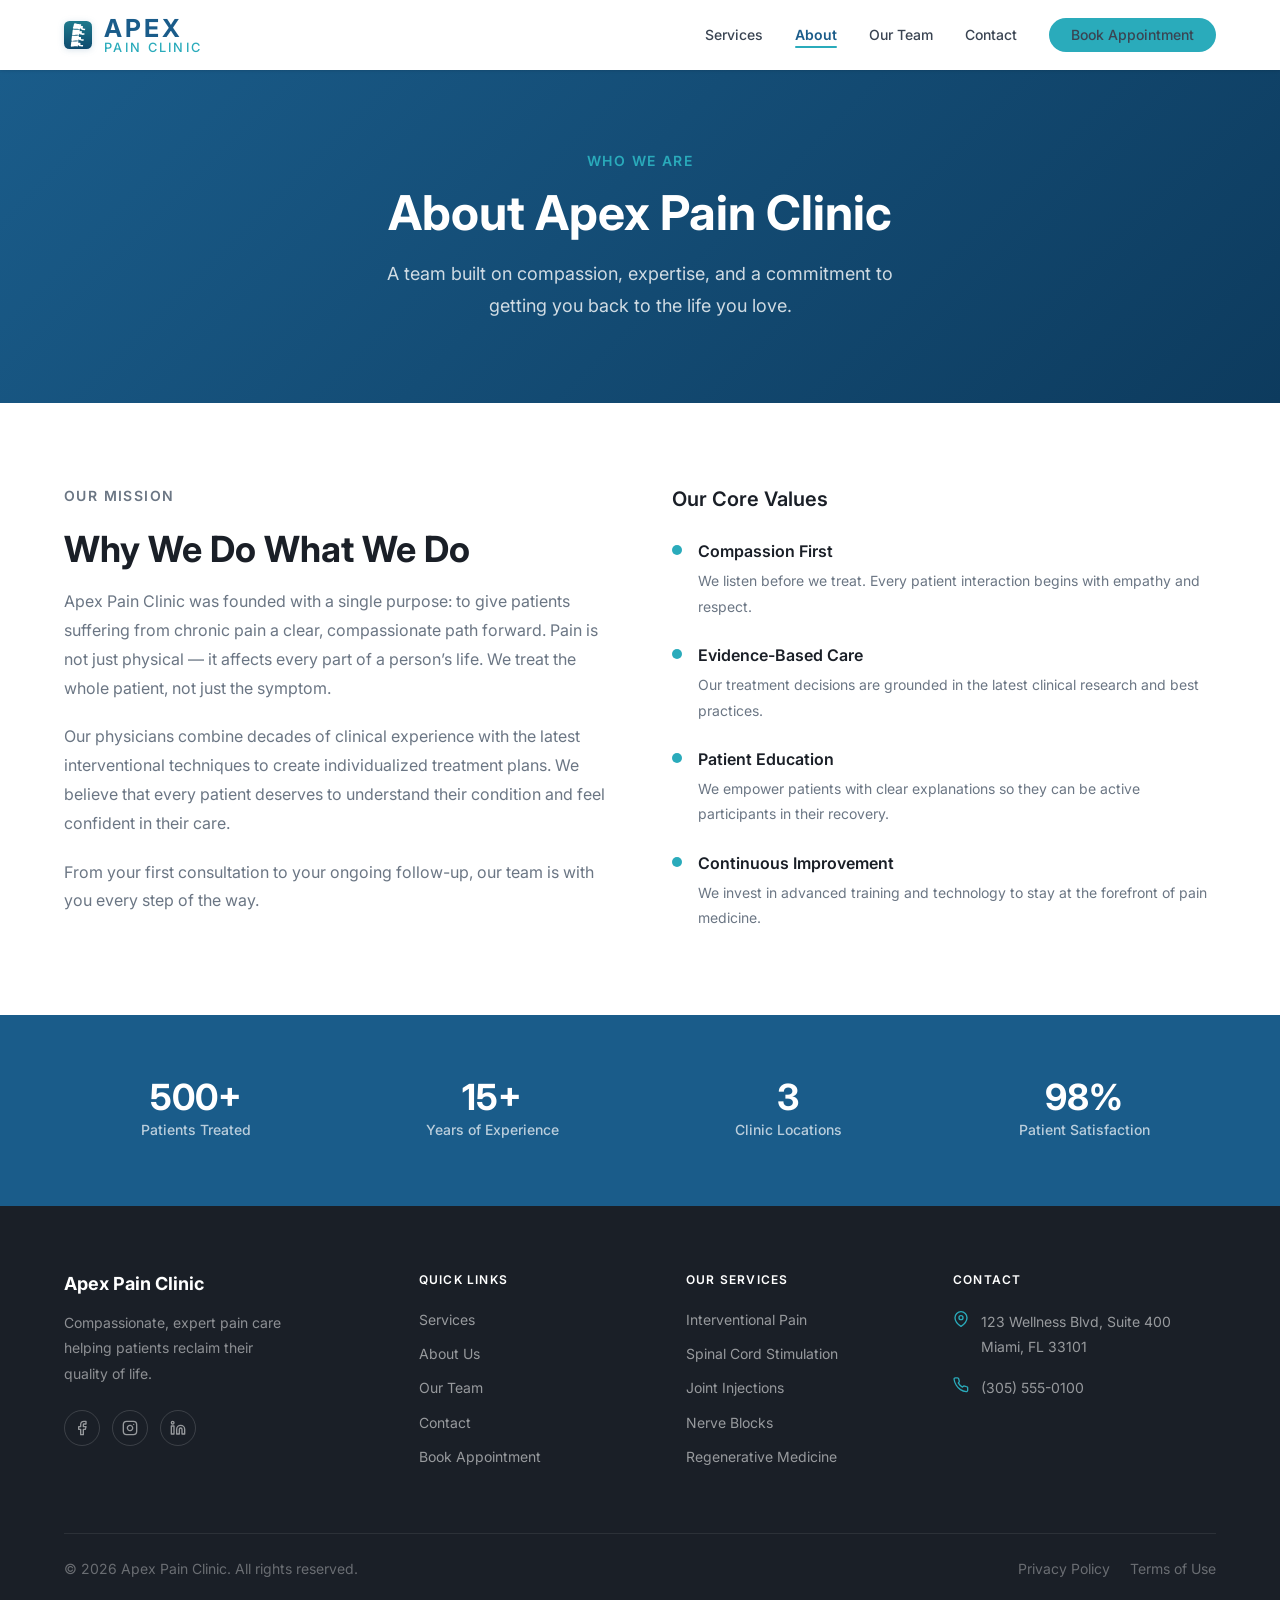
<file: about.html>
<!DOCTYPE html>
<html lang="en">
<head>
  <meta charset="UTF-8" />
  <meta name="viewport" content="width=device-width, initial-scale=1.0" />
  <meta name="description" data-cms="seo-description-about" content="About Apex Pain Clinic – Our mission, values, and story." />
  <title data-cms="seo-title-about">About – Apex Pain Clinic</title>
  <link rel="icon" type="image/svg+xml" href="data:image/svg+xml,%3Csvg xmlns='http://www.w3.org/2000/svg' viewBox='0 0 32 32'%3E%3Crect width='32' height='32' rx='7' fill='%231a5c8a'/%3E%3Cg transform='translate(2,2) scale(0.0578)'%3E%3Cpath d='M391.745,114.138c-0.769-1.032-1.965-1.659-3.251-1.706c-0.367-0.014-35.121-1.422-51.205-12.485c3.222-8.449,9.949-28.502,5.212-37.722c-1.381-2.689-3.611-4.463-6.449-5.131c-5.178-1.218-11.607-1.598-17.826-1.965c-6.818-0.402-14.374-0.848-18.805-2.454l9.026-25.79c0.446-1.274,0.26-2.684-0.5-3.799c-0.761-1.115-2.006-1.802-3.355-1.852c-0.788-0.029-79.312-3.105-123.326-20.853c-0.274-0.111-0.56-0.192-0.851-0.244C180.182,0.096,179.534,0,178.565,0c-3.549,0-15.517,1.498-20.512,20.766c-1.353,5.217-2.554,10.132-3.715,14.885c-3.186,13.042-6.195,25.359-11.495,40.2c-1.017,2.847-1.983,5.368-2.837,7.592c-3.173,8.275-5.088,13.271-2.841,18.025c2.019,4.272,6.726,6.545,14.173,9.027c6.715,2.238,19.115,2.331,34.815,2.447c26.736,0.199,63.316,0.47,81.36,12.918c0.808,0.686,2.686,1.995,5.263,1.995c8.389,0,11.413-12.35,12.779-23.575c4.569,1.318,12.032,4.512,17.67,12.029c0.326,0.436,0.646,0.873,0.965,1.312c6.734,9.229,13.697,18.771,77.842,25.898c0.159,0.018,0.316,0.026,0.473,0.026c1.916,0,3.623-1.295,4.112-3.188l5.836-22.617C392.775,116.495,392.514,115.17,391.745,114.138z' fill='white'/%3E%3Cpath d='M372.224,207.441c-0.085,0.011-8.685,1.062-19.517,1.063c-14.407,0-25.723-1.806-33.021-5.245c1.836-8.857,5.285-29.719-0.857-38.066c-1.792-2.435-4.275-3.832-7.183-4.039c-1.055-0.075-2.208-0.113-3.427-0.113c-4.501,0-9.576,0.513-14.485,1.01c-4.689,0.474-9.537,0.965-13.59,0.965c-2.14,0-3.932-0.136-5.364-0.406l4.806-26.886c0.238-1.329-0.17-2.691-1.099-3.671c-0.928-0.98-2.268-1.459-3.606-1.294c-0.325,0.04-32.923,4.019-68.242,4.02c-23.162,0.001-42.282-1.676-56.832-4.983c-0.309-0.07-0.637-0.105-0.954-0.105c-0.672,0-16.493,0.272-18.72,23.925c-0.505,5.369-0.909,10.414-1.299,15.294c-1.07,13.38-2.081,26.018-4.951,41.51c-0.551,2.972-1.104,5.614-1.592,7.946c-1.816,8.675-2.913,13.912,0.063,18.249c2.673,3.896,7.682,5.392,15.429,6.657c1.419,0.232,3.048,0.345,4.979,0.345c7.192,0,17.66-1.607,29.779-3.469c16.425-2.522,35.042-5.381,52.008-5.381c13.093,0,23.028,1.695,30.36,5.182c0.775,0.475,2.327,1.234,4.319,1.234c2.18,0,4.168-0.895,5.748-2.588c2.179-2.335,4.884-7.24,4.317-22.811c4.785,0.58,12.627,2.558,19.367,9.06c0.391,0.377,0.775,0.758,1.16,1.139c6.892,6.825,14.018,13.882,55.447,13.882c7.513,0,16.101-0.235,25.526-0.698c2.112-0.104,3.827-1.746,4.023-3.852l2.163-23.258c0.119-1.282-0.349-2.548-1.273-3.444C374.782,207.712,373.502,207.283,372.224,207.441z' fill='white'/%3E%3Cpath d='M356.175,329.283c-0.086,0.011-8.72,1.062-19.517,1.062c-14.407,0-25.724-1.806-33.022-5.245c1.836-8.857,5.285-29.718-0.857-38.066c-1.792-2.435-4.275-3.832-7.183-4.039c-1.056-0.075-2.209-0.114-3.428-0.114c-4.501,0-9.576,0.514-14.485,1.01c-4.689,0.475-9.536,0.965-13.589,0.965c-2.139,0-3.932-0.136-5.363-0.406l4.806-26.887c0.238-1.329-0.17-2.691-1.099-3.671c-0.929-0.979-2.269-1.458-3.606-1.294c-0.325,0.04-32.923,4.02-68.242,4.02c-23.161,0-42.282-1.676-56.831-4.982c-0.309-0.07-0.637-0.106-0.954-0.106c-0.672,0-16.493,0.272-18.72,23.925c-0.505,5.368-0.909,10.414-1.299,15.293c-1.07,13.38-2.081,26.019-4.952,41.512c-0.551,2.973-1.104,5.615-1.592,7.946c-1.816,8.675-2.912,13.911,0.063,18.248c2.673,3.897,7.681,5.392,15.429,6.658c1.42,0.232,3.049,0.345,4.979,0.345c7.192,0,17.66-1.607,29.78-3.469c16.425-2.522,35.042-5.381,52.008-5.381c13.092,0,23.027,1.695,30.359,5.182c0.775,0.475,2.327,1.234,4.319,1.234c2.18,0,4.167-0.895,5.748-2.588c2.179-2.335,4.884-7.24,4.317-22.811c4.785,0.58,12.627,2.558,19.367,9.06c0.391,0.377,0.775,0.758,1.16,1.139c6.892,6.825,14.018,13.882,55.448,13.882c7.512,0,16.1-0.235,25.525-0.698c2.112-0.104,3.827-1.746,4.023-3.851l2.164-23.258c0.119-1.281-0.349-2.547-1.273-3.444C358.732,329.554,357.449,329.125,356.175,329.283z' fill='white'/%3E%3Cpath d='M343.602,448.298c-0.086,0.011-8.72,1.062-19.517,1.062c-14.407,0-25.724-1.806-33.022-5.245c1.836-8.857,5.285-29.718-0.857-38.066c-1.792-2.435-4.275-3.832-7.183-4.039c-1.055-0.075-2.209-0.114-3.428-0.114c-4.5,0-9.576,0.514-14.484,1.01c-4.688,0.475-9.537,0.965-13.589,0.965c-2.139,0-3.932-0.136-5.363-0.406l4.805-26.887c0.238-1.329-0.17-2.691-1.099-3.671c-0.929-0.979-2.268-1.46-3.607-1.294c-0.325,0.04-32.898,4.02-68.241,4.02c-23.162,0.001-42.282-1.676-56.831-4.982c-0.309-0.07-0.637-0.106-0.954-0.106c-0.672,0-16.493,0.272-18.72,23.925c-0.505,5.366-0.908,10.409-1.298,15.286c-1.07,13.382-2.081,26.023-4.952,41.518c-0.551,2.973-1.104,5.615-1.592,7.947c-1.816,8.675-2.912,13.911,0.063,18.248c2.673,3.897,7.681,5.392,15.429,6.658c1.42,0.232,3.049,0.345,4.979,0.345c7.192,0,17.66-1.607,29.78-3.469c16.425-2.522,35.042-5.381,52.008-5.381c13.092,0,23.027,1.695,30.359,5.182c0.775,0.475,2.327,1.234,4.319,1.234c2.18,0,4.167-0.895,5.748-2.588c2.179-2.335,4.884-7.24,4.317-22.812c4.785,0.58,12.628,2.558,19.367,9.06c0.391,0.377,0.775,0.757,1.16,1.139c6.892,6.825,14.019,13.882,55.448,13.882c7.513,0,16.1-0.235,25.525-0.698c2.112-0.104,3.827-1.746,4.023-3.852l2.164-23.258c0.119-1.281-0.349-2.547-1.273-3.444C346.158,448.57,344.877,448.14,343.602,448.298z' fill='white'/%3E%3C/g%3E%3C/svg%3E" />
  <link rel="stylesheet" href="css/tokens.css?v=2" />
  <link rel="stylesheet" href="css/style.css?v=2" />
</head>
<body>

  <a class="skip-link" href="#main">Skip to main content</a>

  <header class="site-header" role="banner">
    <nav class="nav container" aria-label="Primary navigation">
      <a class="nav__logo" href="index.html" aria-label="Apex Pain Clinic – Home">
        <span class="nav__logo-emblem" aria-hidden="true">
          <svg class="nav__logo-spine" xmlns="http://www.w3.org/2000/svg" viewBox="0 0 36 36" aria-hidden="true">
            <defs>
              <linearGradient id="tileGrad-ab" x1="0" y1="0" x2="0" y2="1">
                <stop offset="0%"  stop-color="#1e7a8c"/>
                <stop offset="100%" stop-color="#0e4a6e"/>
              </linearGradient>
            </defs>
            <rect width="36" height="36" rx="7" fill="url(#tileGrad-ab)"/>
            <g transform="translate(3,3) scale(0.0619)">
              <path fill="white" d="M391.745,114.138c-0.769-1.032-1.965-1.659-3.251-1.706c-0.367-0.014-35.121-1.422-51.205-12.485c3.222-8.449,9.949-28.502,5.212-37.722c-1.381-2.689-3.611-4.463-6.449-5.131c-5.178-1.218-11.607-1.598-17.826-1.965c-6.818-0.402-14.374-0.848-18.805-2.454l9.026-25.79c0.446-1.274,0.26-2.684-0.5-3.799c-0.761-1.115-2.006-1.802-3.355-1.852c-0.788-0.029-79.312-3.105-123.326-20.853c-0.274-0.111-0.56-0.192-0.851-0.244C180.182,0.096,179.534,0,178.565,0c-3.549,0-15.517,1.498-20.512,20.766c-1.353,5.217-2.554,10.132-3.715,14.885c-3.186,13.042-6.195,25.359-11.495,40.2c-1.017,2.847-1.983,5.368-2.837,7.592c-3.173,8.275-5.088,13.271-2.841,18.025c2.019,4.272,6.726,6.545,14.173,9.027c6.715,2.238,19.115,2.331,34.815,2.447c26.736,0.199,63.316,0.47,81.36,12.918c0.808,0.686,2.686,1.995,5.263,1.995c8.389,0,11.413-12.35,12.779-23.575c4.569,1.318,12.032,4.512,17.67,12.029c0.326,0.436,0.646,0.873,0.965,1.312c6.734,9.229,13.697,18.771,77.842,25.898c0.159,0.018,0.316,0.026,0.473,0.026c1.916,0,3.623-1.295,4.112-3.188l5.836-22.617C392.775,116.495,392.514,115.17,391.745,114.138z"/>
              <path fill="white" d="M372.224,207.441c-0.085,0.011-8.685,1.062-19.517,1.063c-14.407,0-25.723-1.806-33.021-5.245c1.836-8.857,5.285-29.719-0.857-38.066c-1.792-2.435-4.275-3.832-7.183-4.039c-1.055-0.075-2.208-0.113-3.427-0.113c-4.501,0-9.576,0.513-14.485,1.01c-4.689,0.474-9.537,0.965-13.59,0.965c-2.14,0-3.932-0.136-5.364-0.406l4.806-26.886c0.238-1.329-0.17-2.691-1.099-3.671c-0.928-0.98-2.268-1.459-3.606-1.294c-0.325,0.04-32.923,4.019-68.242,4.02c-23.162,0.001-42.282-1.676-56.832-4.983c-0.309-0.07-0.637-0.105-0.954-0.105c-0.672,0-16.493,0.272-18.72,23.925c-0.505,5.369-0.909,10.414-1.299,15.294c-1.07,13.38-2.081,26.018-4.951,41.51c-0.551,2.972-1.104,5.614-1.592,7.946c-1.816,8.675-2.913,13.912,0.063,18.249c2.673,3.896,7.682,5.392,15.429,6.657c1.419,0.232,3.048,0.345,4.979,0.345c7.192,0,17.66-1.607,29.779-3.469c16.425-2.522,35.042-5.381,52.008-5.381c13.093,0,23.028,1.695,30.36,5.182c0.775,0.475,2.327,1.234,4.319,1.234c2.18,0,4.168-0.895,5.748-2.588c2.179-2.335,4.884-7.24,4.317-22.811c4.785,0.58,12.627,2.558,19.367,9.06c0.391,0.377,0.775,0.758,1.16,1.139c6.892,6.825,14.018,13.882,55.447,13.882c7.513,0,16.101-0.235,25.526-0.698c2.112-0.104,3.827-1.746,4.023-3.852l2.163-23.258c0.119-1.282-0.349-2.548-1.273-3.444C374.782,207.712,373.502,207.283,372.224,207.441z"/>
              <path fill="white" d="M356.175,329.283c-0.086,0.011-8.72,1.062-19.517,1.062c-14.407,0-25.724-1.806-33.022-5.245c1.836-8.857,5.285-29.718-0.857-38.066c-1.792-2.435-4.275-3.832-7.183-4.039c-1.056-0.075-2.209-0.114-3.428-0.114c-4.501,0-9.576,0.514-14.485,1.01c-4.689,0.475-9.536,0.965-13.589,0.965c-2.139,0-3.932-0.136-5.363-0.406l4.806-26.887c0.238-1.329-0.17-2.691-1.099-3.671c-0.929-0.979-2.269-1.458-3.606-1.294c-0.325,0.04-32.923,4.02-68.242,4.02c-23.161,0-42.282-1.676-56.831-4.982c-0.309-0.07-0.637-0.106-0.954-0.106c-0.672,0-16.493,0.272-18.72,23.925c-0.505,5.368-0.909,10.414-1.299,15.293c-1.07,13.38-2.081,26.019-4.952,41.512c-0.551,2.973-1.104,5.615-1.592,7.946c-1.816,8.675-2.912,13.911,0.063,18.248c2.673,3.897,7.681,5.392,15.429,6.658c1.42,0.232,3.049,0.345,4.979,0.345c7.192,0,17.66-1.607,29.78-3.469c16.425-2.522,35.042-5.381,52.008-5.381c13.092,0,23.027,1.695,30.359,5.182c0.775,0.475,2.327,1.234,4.319,1.234c2.18,0,4.167-0.895,5.748-2.588c2.179-2.335,4.884-7.24,4.317-22.811c4.785,0.58,12.627,2.558,19.367,9.06c0.391,0.377,0.775,0.758,1.16,1.139c6.892,6.825,14.018,13.882,55.448,13.882c7.512,0,16.1-0.235,25.525-0.698c2.112-0.104,3.827-1.746,4.023-3.851l2.164-23.258c0.119-1.281-0.349-2.547-1.273-3.444C358.732,329.554,357.449,329.125,356.175,329.283z"/>
              <path fill="white" d="M343.602,448.298c-0.086,0.011-8.72,1.062-19.517,1.062c-14.407,0-25.724-1.806-33.022-5.245c1.836-8.857,5.285-29.718-0.857-38.066c-1.792-2.435-4.275-3.832-7.183-4.039c-1.055-0.075-2.209-0.114-3.428-0.114c-4.5,0-9.576,0.514-14.484,1.01c-4.688,0.475-9.537,0.965-13.589,0.965c-2.139,0-3.932-0.136-5.363-0.406l4.805-26.887c0.238-1.329-0.17-2.691-1.099-3.671c-0.929-0.979-2.268-1.46-3.607-1.294c-0.325,0.04-32.898,4.02-68.241,4.02c-23.162,0.001-42.282-1.676-56.831-4.982c-0.309-0.07-0.637-0.106-0.954-0.106c-0.672,0-16.493,0.272-18.72,23.925c-0.505,5.366-0.908,10.409-1.298,15.286c-1.07,13.382-2.081,26.023-4.952,41.518c-0.551,2.973-1.104,5.615-1.592,7.947c-1.816,8.675-2.912,13.911,0.063,18.248c2.673,3.897,7.681,5.392,15.429,6.658c1.42,0.232,3.049,0.345,4.979,0.345c7.192,0,17.66-1.607,29.78-3.469c16.425-2.522,35.042-5.381,52.008-5.381c13.092,0,23.027,1.695,30.359,5.182c0.775,0.475,2.327,1.234,4.319,1.234c2.18,0,4.167-0.895,5.748-2.588c2.179-2.335,4.884-7.24,4.317-22.812c4.785,0.58,12.628,2.558,19.367,9.06c0.391,0.377,0.775,0.757,1.16,1.139c6.892,6.825,14.019,13.882,55.448,13.882c7.513,0,16.1-0.235,25.525-0.698c2.112-0.104,3.827-1.746,4.023-3.852l2.164-23.258c0.119-1.281-0.349-2.547-1.273-3.444C346.158,448.57,344.877,448.14,343.602,448.298z"/>
            </g>
          </svg>
        </span>
        <span class="nav__logo-wordmark">
          <span class="nav__logo-apex">APEX</span>
          <span class="nav__logo-sub">Pain Clinic</span>
        </span>
      </a>
      <button class="nav__toggle" aria-label="Open navigation menu" aria-expanded="false" aria-controls="nav-menu">
        <span class="hamburger"></span>
        <span class="hamburger"></span>
        <span class="hamburger"></span>
      </button>
      <ul class="nav__links" id="nav-menu" role="list">
        <li><a href="services.html">Services</a></li>
        <li><a href="about.html" aria-current="page">About</a></li>
        <li><a href="team.html">Our Team</a></li>
        <li><a href="index.html#contact">Contact</a></li>
        <li><a class="btn btn--nav" href="index.html#contact">Book Appointment</a></li>
      </ul>
    </nav>
  </header>

  <main id="main">

    <section class="page-banner" aria-labelledby="about-banner-heading">
      <div class="container">
        <p class="section__eyebrow">Who We Are</p>
        <h1 id="about-banner-heading" class="page-banner__heading" data-cms="about-banner-heading">About Apex Pain Clinic</h1>
        <p class="page-banner__sub" data-cms="about-banner-sub">A team built on compassion, expertise, and a commitment to getting you back to the life you love.</p>
      </div>
    </section>

    <section class="section" aria-labelledby="mission-heading">
      <div class="container">
        <div class="about-mission">
          <div class="about-mission__text">
            <p class="section__eyebrow">Our Mission</p>
            <h2 id="mission-heading" class="section__heading" style="text-align:left;" data-cms="about-mission-heading">Why We Do What We Do</h2>
            <p data-cms="about-mission-p1">Apex Pain Clinic was founded with a single purpose: to give patients suffering from chronic pain a clear, compassionate path forward. Pain is not just physical — it affects every part of a person’s life. We treat the whole patient, not just the symptom.</p>
            <p data-cms="about-mission-p2">Our physicians combine decades of clinical experience with the latest interventional techniques to create individualized treatment plans. We believe that every patient deserves to understand their condition and feel confident in their care.</p>
            <p data-cms="about-mission-p3">From your first consultation to your ongoing follow-up, our team is with you every step of the way.</p>
          </div>
          <div class="about-values">
            <h3 class="about-values__heading">Our Core Values</h3>
            <ul class="values-list" role="list">
              <li class="values-list__item"><span class="values-list__dot" aria-hidden="true"></span><div><strong data-cms="about-value-1-title">Compassion First</strong><p data-cms="about-value-1-desc">We listen before we treat. Every patient interaction begins with empathy and respect.</p></div></li>
              <li class="values-list__item"><span class="values-list__dot" aria-hidden="true"></span><div><strong data-cms="about-value-2-title">Evidence-Based Care</strong><p data-cms="about-value-2-desc">Our treatment decisions are grounded in the latest clinical research and best practices.</p></div></li>
              <li class="values-list__item"><span class="values-list__dot" aria-hidden="true"></span><div><strong data-cms="about-value-3-title">Patient Education</strong><p data-cms="about-value-3-desc">We empower patients with clear explanations so they can be active participants in their recovery.</p></div></li>
              <li class="values-list__item"><span class="values-list__dot" aria-hidden="true"></span><div><strong data-cms="about-value-4-title">Continuous Improvement</strong><p data-cms="about-value-4-desc">We invest in advanced training and technology to stay at the forefront of pain medicine.</p></div></li>
            </ul>
          </div>
        </div>
      </div>
    </section>

    <section class="stats-band" aria-label="Clinic statistics">
      <div class="container">
        <div class="stats-band__grid">
          <div class="stat"><span class="stat__number" data-cms="stat-patients-num">500+</span><span class="stat__label" data-cms="stat-patients-label">Patients Treated</span></div>
          <div class="stat"><span class="stat__number" data-cms="stat-years-num">15+</span><span class="stat__label" data-cms="stat-years-label">Years of Experience</span></div>
          <div class="stat"><span class="stat__number" data-cms="stat-locations-num">3</span><span class="stat__label" data-cms="stat-locations-label">Clinic Locations</span></div>
          <div class="stat"><span class="stat__number" data-cms="stat-satisfaction-num">98%</span><span class="stat__label" data-cms="stat-satisfaction-label">Patient Satisfaction</span></div>
        </div>
      </div>
    </section>

  </main>

  <footer class="site-footer" role="contentinfo">
    <div class="container">
      <div class="footer__main">
        <div class="footer__brand">
          <p class="footer__brand-name" data-cms="business-name">Apex Pain Clinic</p>
          <p class="footer__tagline">Compassionate, expert pain care helping patients reclaim their quality of life.</p>
          <div class="footer__socials">
            <a class="footer__social-link" href="#" aria-label="Facebook"><svg xmlns="http://www.w3.org/2000/svg" viewBox="0 0 24 24" fill="none" stroke="currentColor" stroke-width="2" stroke-linecap="round" stroke-linejoin="round" aria-hidden="true"><path d="M18 2h-3a5 5 0 0 0-5 5v3H7v4h3v8h4v-8h3l1-4h-4V7a1 1 0 0 1 1-1h3z"/></svg></a>
            <a class="footer__social-link" href="#" aria-label="Instagram"><svg xmlns="http://www.w3.org/2000/svg" viewBox="0 0 24 24" fill="none" stroke="currentColor" stroke-width="2" stroke-linecap="round" stroke-linejoin="round" aria-hidden="true"><rect x="2" y="2" width="20" height="20" rx="5" ry="5"/><path d="M16 11.37A4 4 0 1 1 12.63 8 4 4 0 0 1 16 11.37z"/><line x1="17.5" y1="6.5" x2="17.51" y2="6.5"/></svg></a>
            <a class="footer__social-link" href="#" aria-label="LinkedIn"><svg xmlns="http://www.w3.org/2000/svg" viewBox="0 0 24 24" fill="none" stroke="currentColor" stroke-width="2" stroke-linecap="round" stroke-linejoin="round" aria-hidden="true"><path d="M16 8a6 6 0 0 1 6 6v7h-4v-7a2 2 0 0 0-2-2 2 2 0 0 0-2 2v7h-4v-7a6 6 0 0 1 6-6z"/><rect x="2" y="9" width="4" height="12"/><circle cx="4" cy="4" r="2"/></svg></a>
          </div>
        </div>
        <div class="footer__col"><h3 class="footer__col-heading">Quick Links</h3><ul class="footer__links" role="list"><li><a href="services.html">Services</a></li><li><a href="about.html">About Us</a></li><li><a href="team.html">Our Team</a></li><li><a href="index.html#contact">Contact</a></li><li><a href="index.html#contact">Book Appointment</a></li></ul></div>
        <div class="footer__col"><h3 class="footer__col-heading">Our Services</h3><ul class="footer__links" role="list"><li><a href="services.html">Interventional Pain</a></li><li><a href="services.html">Spinal Cord Stimulation</a></li><li><a href="services.html">Joint Injections</a></li><li><a href="services.html">Nerve Blocks</a></li><li><a href="services.html">Regenerative Medicine</a></li></ul></div>
        <div class="footer__col"><h3 class="footer__col-heading">Contact</h3><ul class="footer__contact-list" role="list"><li class="footer__contact-item"><svg class="footer__contact-icon" xmlns="http://www.w3.org/2000/svg" viewBox="0 0 24 24" fill="none" stroke="currentColor" stroke-width="2" stroke-linecap="round" stroke-linejoin="round" aria-hidden="true"><path d="M21 10c0 7-9 13-9 13s-9-6-9-13a9 9 0 0 1 18 0z"/><circle cx="12" cy="10" r="3"/></svg><p data-cms="contact-address-footer">123 Wellness Blvd, Suite 400<br>Miami, FL 33101</p></li><li class="footer__contact-item"><svg class="footer__contact-icon" xmlns="http://www.w3.org/2000/svg" viewBox="0 0 24 24" fill="none" stroke="currentColor" stroke-width="2" stroke-linecap="round" stroke-linejoin="round" aria-hidden="true"><path d="M22 16.92v3a2 2 0 0 1-2.18 2 19.79 19.79 0 0 1-8.63-3.07A19.5 19.5 0 0 1 4.69 12 19.79 19.79 0 0 1 1.61 3.41 2 2 0 0 1 3.6 1.22h3a2 2 0 0 1 2 1.72c.127.96.361 1.903.7 2.81a2 2 0 0 1-.45 2.11L7.91 8.82a16 16 0 0 0 6.29 6.29l.96-.96a2 2 0 0 1 2.11-.45c.907.339 1.85.573 2.81.7A2 2 0 0 1 22 16.92z"/></svg><p><a href="tel:+13055550100" data-cms="contact-phone-footer" data-cms-tel="contact-phone">(305) 555-0100</a></p></li></ul></div>
      </div>
      <div class="footer__bottom">
        <p>&copy; 2026 Apex Pain Clinic. All rights reserved.</p>
        <nav class="footer__legal" aria-label="Legal links"><a href="#">Privacy Policy</a><a href="#">Terms of Use</a></nav>
      </div>
    </div>
  </footer>

  <script src="js/main.js"></script>
  <script src="js/cms.js" defer></script>
</body>
</html>
</file>
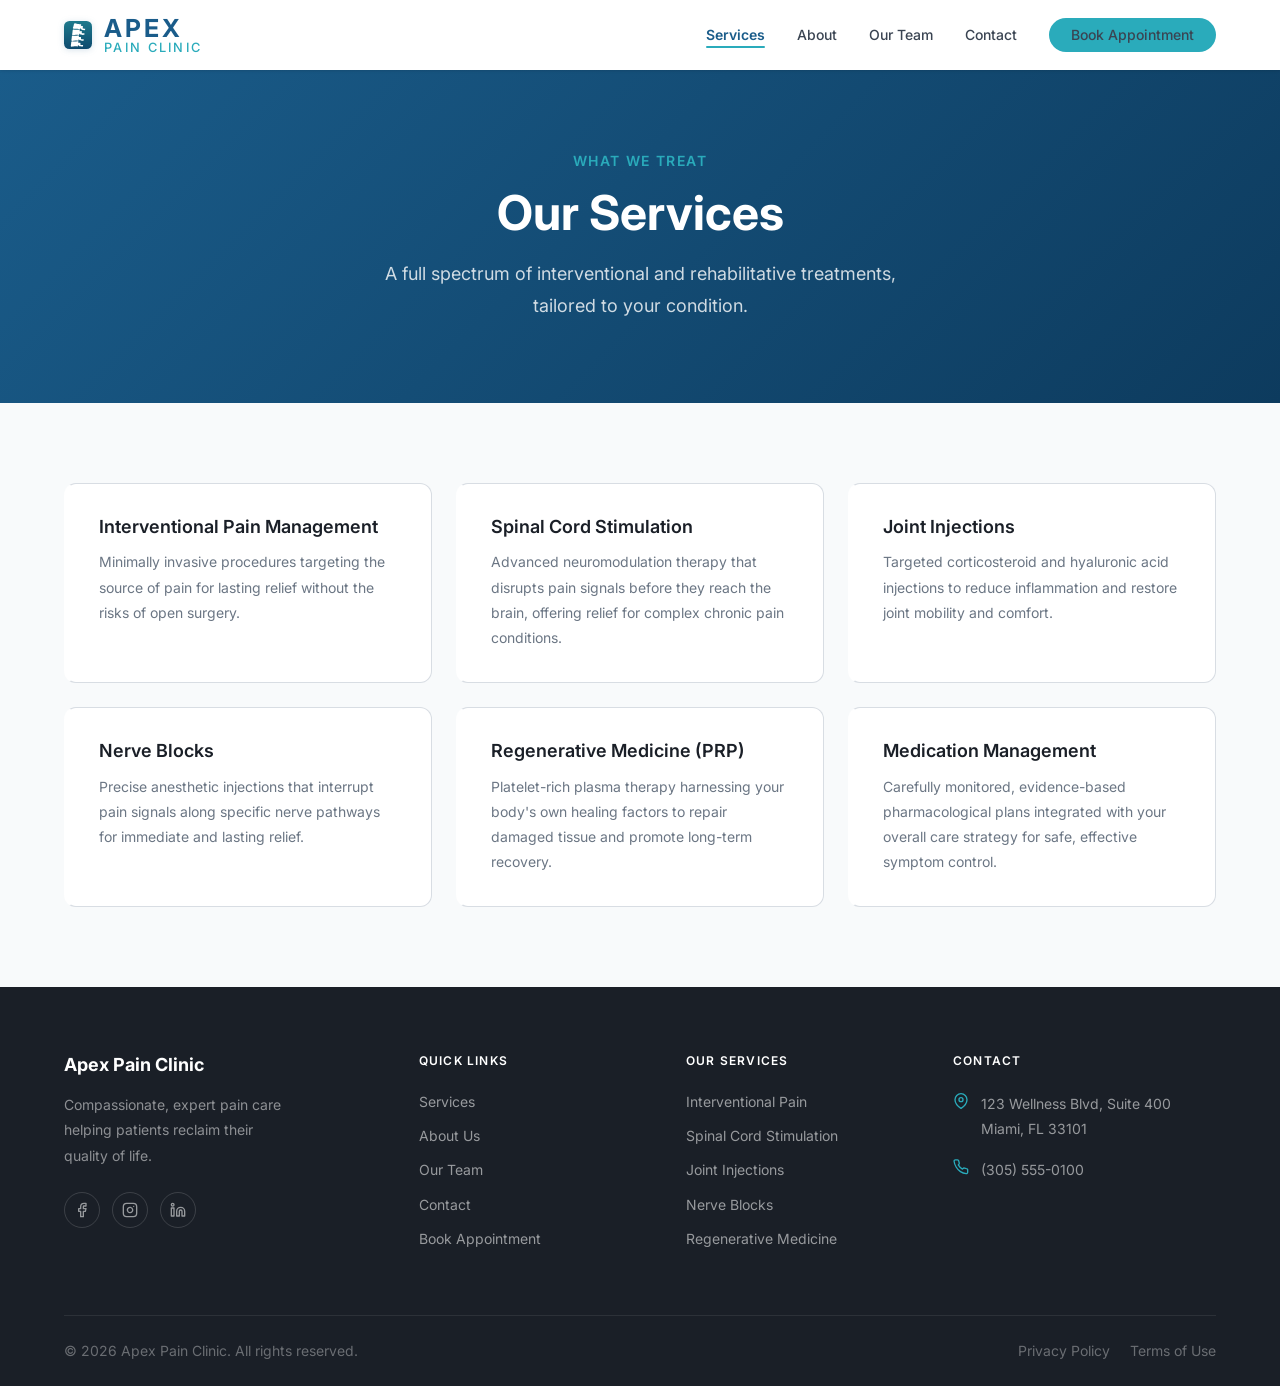
<file: services.html>
<!DOCTYPE html>
<html lang="en">
<head>
  <meta charset="UTF-8" />
  <meta name="viewport" content="width=device-width, initial-scale=1.0" />
  <meta name="description" data-cms="seo-description-services" content="Pain management services at Apex Pain Clinic – interventional treatments, nerve blocks, PRP, and more." />
  <title data-cms="seo-title-services">Services – Apex Pain Clinic</title>
  <link rel="icon" type="image/svg+xml" href="data:image/svg+xml,%3Csvg xmlns='http://www.w3.org/2000/svg' viewBox='0 0 32 32'%3E%3Crect width='32' height='32' rx='7' fill='%231a5c8a'/%3E%3Cg transform='translate(2,2) scale(0.0578)'%3E%3Cpath d='M391.745,114.138c-0.769-1.032-1.965-1.659-3.251-1.706c-0.367-0.014-35.121-1.422-51.205-12.485c3.222-8.449,9.949-28.502,5.212-37.722c-1.381-2.689-3.611-4.463-6.449-5.131c-5.178-1.218-11.607-1.598-17.826-1.965c-6.818-0.402-14.374-0.848-18.805-2.454l9.026-25.79c0.446-1.274,0.26-2.684-0.5-3.799c-0.761-1.115-2.006-1.802-3.355-1.852c-0.788-0.029-79.312-3.105-123.326-20.853c-0.274-0.111-0.56-0.192-0.851-0.244C180.182,0.096,179.534,0,178.565,0c-3.549,0-15.517,1.498-20.512,20.766c-1.353,5.217-2.554,10.132-3.715,14.885c-3.186,13.042-6.195,25.359-11.495,40.2c-1.017,2.847-1.983,5.368-2.837,7.592c-3.173,8.275-5.088,13.271-2.841,18.025c2.019,4.272,6.726,6.545,14.173,9.027c6.715,2.238,19.115,2.331,34.815,2.447c26.736,0.199,63.316,0.47,81.36,12.918c0.808,0.686,2.686,1.995,5.263,1.995c8.389,0,11.413-12.35,12.779-23.575c4.569,1.318,12.032,4.512,17.67,12.029c0.326,0.436,0.646,0.873,0.965,1.312c6.734,9.229,13.697,18.771,77.842,25.898c0.159,0.018,0.316,0.026,0.473,0.026c1.916,0,3.623-1.295,4.112-3.188l5.836-22.617C392.775,116.495,392.514,115.17,391.745,114.138z' fill='white'/%3E%3Cpath d='M372.224,207.441c-0.085,0.011-8.685,1.062-19.517,1.063c-14.407,0-25.723-1.806-33.021-5.245c1.836-8.857,5.285-29.719-0.857-38.066c-1.792-2.435-4.275-3.832-7.183-4.039c-1.055-0.075-2.208-0.113-3.427-0.113c-4.501,0-9.576,0.513-14.485,1.01c-4.689,0.474-9.537,0.965-13.59,0.965c-2.14,0-3.932-0.136-5.364-0.406l4.806-26.886c0.238-1.329-0.17-2.691-1.099-3.671c-0.928-0.98-2.268-1.459-3.606-1.294c-0.325,0.04-32.923,4.019-68.242,4.02c-23.162,0.001-42.282-1.676-56.832-4.983c-0.309-0.07-0.637-0.105-0.954-0.105c-0.672,0-16.493,0.272-18.72,23.925c-0.505,5.369-0.909,10.414-1.299,15.294c-1.07,13.38-2.081,26.018-4.951,41.51c-0.551,2.972-1.104,5.614-1.592,7.946c-1.816,8.675-2.913,13.912,0.063,18.249c2.673,3.896,7.682,5.392,15.429,6.657c1.419,0.232,3.048,0.345,4.979,0.345c7.192,0,17.66-1.607,29.779-3.469c16.425-2.522,35.042-5.381,52.008-5.381c13.093,0,23.028,1.695,30.36,5.182c0.775,0.475,2.327,1.234,4.319,1.234c2.18,0,4.168-0.895,5.748-2.588c2.179-2.335,4.884-7.24,4.317-22.811c4.785,0.58,12.627,2.558,19.367,9.06c0.391,0.377,0.775,0.758,1.16,1.139c6.892,6.825,14.018,13.882,55.447,13.882c7.513,0,16.101-0.235,25.526-0.698c2.112-0.104,3.827-1.746,4.023-3.852l2.163-23.258c0.119-1.282-0.349-2.548-1.273-3.444C374.782,207.712,373.502,207.283,372.224,207.441z' fill='white'/%3E%3Cpath d='M356.175,329.283c-0.086,0.011-8.72,1.062-19.517,1.062c-14.407,0-25.724-1.806-33.022-5.245c1.836-8.857,5.285-29.718-0.857-38.066c-1.792-2.435-4.275-3.832-7.183-4.039c-1.056-0.075-2.209-0.114-3.428-0.114c-4.501,0-9.576,0.514-14.485,1.01c-4.689,0.475-9.536,0.965-13.589,0.965c-2.139,0-3.932-0.136-5.363-0.406l4.806-26.887c0.238-1.329-0.17-2.691-1.099-3.671c-0.929-0.979-2.269-1.458-3.606-1.294c-0.325,0.04-32.923,4.02-68.242,4.02c-23.161,0-42.282-1.676-56.831-4.982c-0.309-0.07-0.637-0.106-0.954-0.106c-0.672,0-16.493,0.272-18.72,23.925c-0.505,5.368-0.909,10.414-1.299,15.293c-1.07,13.38-2.081,26.019-4.952,41.512c-0.551,2.973-1.104,5.615-1.592,7.946c-1.816,8.675-2.912,13.911,0.063,18.248c2.673,3.897,7.681,5.392,15.429,6.658c1.42,0.232,3.049,0.345,4.979,0.345c7.192,0,17.66-1.607,29.78-3.469c16.425-2.522,35.042-5.381,52.008-5.381c13.092,0,23.027,1.695,30.359,5.182c0.775,0.475,2.327,1.234,4.319,1.234c2.18,0,4.167-0.895,5.748-2.588c2.179-2.335,4.884-7.24,4.317-22.811c4.785,0.58,12.627,2.558,19.367,9.06c0.391,0.377,0.775,0.758,1.16,1.139c6.892,6.825,14.018,13.882,55.448,13.882c7.512,0,16.1-0.235,25.525-0.698c2.112-0.104,3.827-1.746,4.023-3.851l2.164-23.258c0.119-1.281-0.349-2.547-1.273-3.444C358.732,329.554,357.449,329.125,356.175,329.283z' fill='white'/%3E%3Cpath d='M343.602,448.298c-0.086,0.011-8.72,1.062-19.517,1.062c-14.407,0-25.724-1.806-33.022-5.245c1.836-8.857,5.285-29.718-0.857-38.066c-1.792-2.435-4.275-3.832-7.183-4.039c-1.055-0.075-2.209-0.114-3.428-0.114c-4.5,0-9.576,0.514-14.484,1.01c-4.688,0.475-9.537,0.965-13.589,0.965c-2.139,0-3.932-0.136-5.363-0.406l4.805-26.887c0.238-1.329-0.17-2.691-1.099-3.671c-0.929-0.979-2.268-1.46-3.607-1.294c-0.325,0.04-32.898,4.02-68.241,4.02c-23.162,0.001-42.282-1.676-56.831-4.982c-0.309-0.07-0.637-0.106-0.954-0.106c-0.672,0-16.493,0.272-18.72,23.925c-0.505,5.366-0.908,10.409-1.298,15.286c-1.07,13.382-2.081,26.023-4.952,41.518c-0.551,2.973-1.104,5.615-1.592,7.947c-1.816,8.675-2.912,13.911,0.063,18.248c2.673,3.897,7.681,5.392,15.429,6.658c1.42,0.232,3.049,0.345,4.979,0.345c7.192,0,17.66-1.607,29.78-3.469c16.425-2.522,35.042-5.381,52.008-5.381c13.092,0,23.027,1.695,30.359,5.182c0.775,0.475,2.327,1.234,4.319,1.234c2.18,0,4.167-0.895,5.748-2.588c2.179-2.335,4.884-7.24,4.317-22.812c4.785,0.58,12.628,2.558,19.367,9.06c0.391,0.377,0.775,0.757,1.16,1.139c6.892,6.825,14.019,13.882,55.448,13.882c7.513,0,16.1-0.235,25.525-0.698c2.112-0.104,3.827-1.746,4.023-3.852l2.164-23.258c0.119-1.281-0.349-2.547-1.273-3.444C346.158,448.57,344.877,448.14,343.602,448.298z' fill='white'/%3E%3C/g%3E%3C/svg%3E" />
  <link rel="stylesheet" href="css/tokens.css?v=2" />
  <link rel="stylesheet" href="css/style.css?v=2" />
</head>
<body>

  <a class="skip-link" href="#main">Skip to main content</a>

  <header class="site-header" role="banner">
    <nav class="nav container" aria-label="Primary navigation">
      <a class="nav__logo" href="index.html" aria-label="Apex Pain Clinic – Home">
        <span class="nav__logo-emblem" aria-hidden="true">
          <svg class="nav__logo-spine" xmlns="http://www.w3.org/2000/svg" viewBox="0 0 36 36" aria-hidden="true">
            <defs>
              <linearGradient id="tileGrad-sv" x1="0" y1="0" x2="0" y2="1">
                <stop offset="0%"  stop-color="#1e7a8c"/>
                <stop offset="100%" stop-color="#0e4a6e"/>
              </linearGradient>
            </defs>
            <rect width="36" height="36" rx="7" fill="url(#tileGrad-sv)"/>
            <g transform="translate(3,3) scale(0.0619)">
              <path fill="white" d="M391.745,114.138c-0.769-1.032-1.965-1.659-3.251-1.706c-0.367-0.014-35.121-1.422-51.205-12.485c3.222-8.449,9.949-28.502,5.212-37.722c-1.381-2.689-3.611-4.463-6.449-5.131c-5.178-1.218-11.607-1.598-17.826-1.965c-6.818-0.402-14.374-0.848-18.805-2.454l9.026-25.79c0.446-1.274,0.26-2.684-0.5-3.799c-0.761-1.115-2.006-1.802-3.355-1.852c-0.788-0.029-79.312-3.105-123.326-20.853c-0.274-0.111-0.56-0.192-0.851-0.244C180.182,0.096,179.534,0,178.565,0c-3.549,0-15.517,1.498-20.512,20.766c-1.353,5.217-2.554,10.132-3.715,14.885c-3.186,13.042-6.195,25.359-11.495,40.2c-1.017,2.847-1.983,5.368-2.837,7.592c-3.173,8.275-5.088,13.271-2.841,18.025c2.019,4.272,6.726,6.545,14.173,9.027c6.715,2.238,19.115,2.331,34.815,2.447c26.736,0.199,63.316,0.47,81.36,12.918c0.808,0.686,2.686,1.995,5.263,1.995c8.389,0,11.413-12.35,12.779-23.575c4.569,1.318,12.032,4.512,17.67,12.029c0.326,0.436,0.646,0.873,0.965,1.312c6.734,9.229,13.697,18.771,77.842,25.898c0.159,0.018,0.316,0.026,0.473,0.026c1.916,0,3.623-1.295,4.112-3.188l5.836-22.617C392.775,116.495,392.514,115.17,391.745,114.138z"/>
              <path fill="white" d="M372.224,207.441c-0.085,0.011-8.685,1.062-19.517,1.063c-14.407,0-25.723-1.806-33.021-5.245c1.836-8.857,5.285-29.719-0.857-38.066c-1.792-2.435-4.275-3.832-7.183-4.039c-1.055-0.075-2.208-0.113-3.427-0.113c-4.501,0-9.576,0.513-14.485,1.01c-4.689,0.474-9.537,0.965-13.59,0.965c-2.14,0-3.932-0.136-5.364-0.406l4.806-26.886c0.238-1.329-0.17-2.691-1.099-3.671c-0.928-0.98-2.268-1.459-3.606-1.294c-0.325,0.04-32.923,4.019-68.242,4.02c-23.162,0.001-42.282-1.676-56.832-4.983c-0.309-0.07-0.637-0.105-0.954-0.105c-0.672,0-16.493,0.272-18.72,23.925c-0.505,5.369-0.909,10.414-1.299,15.294c-1.07,13.38-2.081,26.018-4.951,41.51c-0.551,2.972-1.104,5.614-1.592,7.946c-1.816,8.675-2.913,13.912,0.063,18.249c2.673,3.896,7.682,5.392,15.429,6.657c1.419,0.232,3.048,0.345,4.979,0.345c7.192,0,17.66-1.607,29.779-3.469c16.425-2.522,35.042-5.381,52.008-5.381c13.093,0,23.028,1.695,30.36,5.182c0.775,0.475,2.327,1.234,4.319,1.234c2.18,0,4.168-0.895,5.748-2.588c2.179-2.335,4.884-7.24,4.317-22.811c4.785,0.58,12.627,2.558,19.367,9.06c0.391,0.377,0.775,0.758,1.16,1.139c6.892,6.825,14.018,13.882,55.447,13.882c7.513,0,16.101-0.235,25.526-0.698c2.112-0.104,3.827-1.746,4.023-3.852l2.163-23.258c0.119-1.282-0.349-2.548-1.273-3.444C374.782,207.712,373.502,207.283,372.224,207.441z"/>
              <path fill="white" d="M356.175,329.283c-0.086,0.011-8.72,1.062-19.517,1.062c-14.407,0-25.724-1.806-33.022-5.245c1.836-8.857,5.285-29.718-0.857-38.066c-1.792-2.435-4.275-3.832-7.183-4.039c-1.056-0.075-2.209-0.114-3.428-0.114c-4.501,0-9.576,0.514-14.485,1.01c-4.689,0.475-9.536,0.965-13.589,0.965c-2.139,0-3.932-0.136-5.363-0.406l4.806-26.887c0.238-1.329-0.17-2.691-1.099-3.671c-0.929-0.979-2.269-1.458-3.606-1.294c-0.325,0.04-32.923,4.02-68.242,4.02c-23.161,0-42.282-1.676-56.831-4.982c-0.309-0.07-0.637-0.106-0.954-0.106c-0.672,0-16.493,0.272-18.72,23.925c-0.505,5.368-0.909,10.414-1.299,15.293c-1.07,13.38-2.081,26.019-4.952,41.512c-0.551,2.973-1.104,5.615-1.592,7.946c-1.816,8.675-2.912,13.911,0.063,18.248c2.673,3.897,7.681,5.392,15.429,6.658c1.42,0.232,3.049,0.345,4.979,0.345c7.192,0,17.66-1.607,29.78-3.469c16.425-2.522,35.042-5.381,52.008-5.381c13.092,0,23.027,1.695,30.359,5.182c0.775,0.475,2.327,1.234,4.319,1.234c2.18,0,4.167-0.895,5.748-2.588c2.179-2.335,4.884-7.24,4.317-22.811c4.785,0.58,12.627,2.558,19.367,9.06c0.391,0.377,0.775,0.758,1.16,1.139c6.892,6.825,14.018,13.882,55.448,13.882c7.512,0,16.1-0.235,25.525-0.698c2.112-0.104,3.827-1.746,4.023-3.851l2.164-23.258c0.119-1.281-0.349-2.547-1.273-3.444C358.732,329.554,357.449,329.125,356.175,329.283z"/>
              <path fill="white" d="M343.602,448.298c-0.086,0.011-8.72,1.062-19.517,1.062c-14.407,0-25.724-1.806-33.022-5.245c1.836-8.857,5.285-29.718-0.857-38.066c-1.792-2.435-4.275-3.832-7.183-4.039c-1.055-0.075-2.209-0.114-3.428-0.114c-4.5,0-9.576,0.514-14.484,1.01c-4.688,0.475-9.537,0.965-13.589,0.965c-2.139,0-3.932-0.136-5.363-0.406l4.805-26.887c0.238-1.329-0.17-2.691-1.099-3.671c-0.929-0.979-2.268-1.46-3.607-1.294c-0.325,0.04-32.898,4.02-68.241,4.02c-23.162,0.001-42.282-1.676-56.831-4.982c-0.309-0.07-0.637-0.106-0.954-0.106c-0.672,0-16.493,0.272-18.72,23.925c-0.505,5.366-0.908,10.409-1.298,15.286c-1.07,13.382-2.081,26.023-4.952,41.518c-0.551,2.973-1.104,5.615-1.592,7.947c-1.816,8.675-2.912,13.911,0.063,18.248c2.673,3.897,7.681,5.392,15.429,6.658c1.42,0.232,3.049,0.345,4.979,0.345c7.192,0,17.66-1.607,29.78-3.469c16.425-2.522,35.042-5.381,52.008-5.381c13.092,0,23.027,1.695,30.359,5.182c0.775,0.475,2.327,1.234,4.319,1.234c2.18,0,4.167-0.895,5.748-2.588c2.179-2.335,4.884-7.24,4.317-22.812c4.785,0.58,12.628,2.558,19.367,9.06c0.391,0.377,0.775,0.757,1.16,1.139c6.892,6.825,14.019,13.882,55.448,13.882c7.513,0,16.1-0.235,25.525-0.698c2.112-0.104,3.827-1.746,4.023-3.852l2.164-23.258c0.119-1.281-0.349-2.547-1.273-3.444C346.158,448.57,344.877,448.14,343.602,448.298z"/>
            </g>
          </svg>
        </span>
        <span class="nav__logo-wordmark">
          <span class="nav__logo-apex">APEX</span>
          <span class="nav__logo-sub">Pain Clinic</span>
        </span>
      </a>
      <button class="nav__toggle" aria-label="Open navigation menu" aria-expanded="false" aria-controls="nav-menu">
        <span class="hamburger"></span>
        <span class="hamburger"></span>
        <span class="hamburger"></span>
      </button>
      <ul class="nav__links" id="nav-menu" role="list">
        <li><a href="services.html" aria-current="page">Services</a></li>
        <li><a href="about.html">About</a></li>
        <li><a href="team.html">Our Team</a></li>
        <li><a href="index.html#contact">Contact</a></li>
        <li><a class="btn btn--nav" href="index.html#contact">Book Appointment</a></li>
      </ul>
    </nav>
  </header>

  <main id="main">

    <section class="page-banner" aria-labelledby="services-banner-heading">
      <div class="container">
        <p class="section__eyebrow">What We Treat</p>
        <h1 id="services-banner-heading" class="page-banner__heading" data-cms="services-banner-heading">Our Services</h1>
        <p class="page-banner__sub" data-cms="services-banner-sub">A full spectrum of interventional and rehabilitative treatments, tailored to your condition.</p>
      </div>
    </section>

    <section class="services section" aria-labelledby="services-list-heading">
      <div class="container">
        <h2 id="services-list-heading" class="sr-only">Full Services List</h2>
        <ul class="services__grid" role="list">
          <li class="service-card service-card--pain">
            <h3 class="service-card__title" data-cms="service-title-pain">Interventional Pain Management</h3>
            <p class="service-card__desc" data-cms="service-desc-pain">Minimally invasive procedures targeting the source of pain for lasting relief without the risks of open surgery.</p>
          </li>
          <li class="service-card service-card--scs">
            <h3 class="service-card__title" data-cms="service-title-scs">Spinal Cord Stimulation</h3>
            <p class="service-card__desc" data-cms="service-desc-scs">Advanced neuromodulation therapy that disrupts pain signals before they reach the brain, offering relief for complex chronic pain conditions.</p>
          </li>
          <li class="service-card service-card--joint">
            <h3 class="service-card__title" data-cms="service-title-joint">Joint Injections</h3>
            <p class="service-card__desc" data-cms="service-desc-joint">Targeted corticosteroid and hyaluronic acid injections to reduce inflammation and restore joint mobility and comfort.</p>
          </li>
          <li class="service-card service-card--nerve">
            <h3 class="service-card__title" data-cms="service-title-nerve">Nerve Blocks</h3>
            <p class="service-card__desc" data-cms="service-desc-nerve">Precise anesthetic injections that interrupt pain signals along specific nerve pathways for immediate and lasting relief.</p>
          </li>
          <li class="service-card service-card--prp">
            <h3 class="service-card__title" data-cms="service-title-prp">Regenerative Medicine (PRP)</h3>
            <p class="service-card__desc" data-cms="service-desc-prp">Platelet-rich plasma therapy harnessing your body's own healing factors to repair damaged tissue and promote long-term recovery.</p>
          </li>
          <li class="service-card service-card--meds">
            <h3 class="service-card__title" data-cms="service-title-meds">Medication Management</h3>
            <p class="service-card__desc" data-cms="service-desc-meds">Carefully monitored, evidence-based pharmacological plans integrated with your overall care strategy for safe, effective symptom control.</p>
          </li>
        </ul>
      </div>
    </section>

  </main>

  <footer class="site-footer" role="contentinfo">
    <div class="container">
      <div class="footer__main">
        <div class="footer__brand">
          <p class="footer__brand-name" data-cms="business-name">Apex Pain Clinic</p>
          <p class="footer__tagline">Compassionate, expert pain care helping patients reclaim their quality of life.</p>
          <div class="footer__socials">
            <a class="footer__social-link" href="#" aria-label="Facebook"><svg xmlns="http://www.w3.org/2000/svg" viewBox="0 0 24 24" fill="none" stroke="currentColor" stroke-width="2" stroke-linecap="round" stroke-linejoin="round" aria-hidden="true"><path d="M18 2h-3a5 5 0 0 0-5 5v3H7v4h3v8h4v-8h3l1-4h-4V7a1 1 0 0 1 1-1h3z"/></svg></a>
            <a class="footer__social-link" href="#" aria-label="Instagram"><svg xmlns="http://www.w3.org/2000/svg" viewBox="0 0 24 24" fill="none" stroke="currentColor" stroke-width="2" stroke-linecap="round" stroke-linejoin="round" aria-hidden="true"><rect x="2" y="2" width="20" height="20" rx="5" ry="5"/><path d="M16 11.37A4 4 0 1 1 12.63 8 4 4 0 0 1 16 11.37z"/><line x1="17.5" y1="6.5" x2="17.51" y2="6.5"/></svg></a>
            <a class="footer__social-link" href="#" aria-label="LinkedIn"><svg xmlns="http://www.w3.org/2000/svg" viewBox="0 0 24 24" fill="none" stroke="currentColor" stroke-width="2" stroke-linecap="round" stroke-linejoin="round" aria-hidden="true"><path d="M16 8a6 6 0 0 1 6 6v7h-4v-7a2 2 0 0 0-2-2 2 2 0 0 0-2 2v7h-4v-7a6 6 0 0 1 6-6z"/><rect x="2" y="9" width="4" height="12"/><circle cx="4" cy="4" r="2"/></svg></a>
          </div>
        </div>
        <div class="footer__col"><h3 class="footer__col-heading">Quick Links</h3><ul class="footer__links" role="list"><li><a href="services.html">Services</a></li><li><a href="about.html">About Us</a></li><li><a href="team.html">Our Team</a></li><li><a href="index.html#contact">Contact</a></li><li><a href="index.html#contact">Book Appointment</a></li></ul></div>
        <div class="footer__col"><h3 class="footer__col-heading">Our Services</h3><ul class="footer__links" role="list"><li><a href="services.html">Interventional Pain</a></li><li><a href="services.html">Spinal Cord Stimulation</a></li><li><a href="services.html">Joint Injections</a></li><li><a href="services.html">Nerve Blocks</a></li><li><a href="services.html">Regenerative Medicine</a></li></ul></div>
        <div class="footer__col"><h3 class="footer__col-heading">Contact</h3><ul class="footer__contact-list" role="list"><li class="footer__contact-item"><svg class="footer__contact-icon" xmlns="http://www.w3.org/2000/svg" viewBox="0 0 24 24" fill="none" stroke="currentColor" stroke-width="2" stroke-linecap="round" stroke-linejoin="round" aria-hidden="true"><path d="M21 10c0 7-9 13-9 13s-9-6-9-13a9 9 0 0 1 18 0z"/><circle cx="12" cy="10" r="3"/></svg><p data-cms="contact-address-footer">123 Wellness Blvd, Suite 400<br>Miami, FL 33101</p></li><li class="footer__contact-item"><svg class="footer__contact-icon" xmlns="http://www.w3.org/2000/svg" viewBox="0 0 24 24" fill="none" stroke="currentColor" stroke-width="2" stroke-linecap="round" stroke-linejoin="round" aria-hidden="true"><path d="M22 16.92v3a2 2 0 0 1-2.18 2 19.79 19.79 0 0 1-8.63-3.07A19.5 19.5 0 0 1 4.69 12 19.79 19.79 0 0 1 1.62 3.41 2 2 0 0 1 3.6 1.22h3a2 2 0 0 1 2 1.72c.127.96.361 1.903.7 2.81a2 2 0 0 1-.45 2.11L7.91 8.82a16 16 0 0 0 6.29 6.29l.96-.96a2 2 0 0 1 2.11-.45c.907.339 1.85.573 2.81.7A2 2 0 0 1 22 16.92z"/></svg><p><a href="tel:+13055550100" data-cms="contact-phone-footer" data-cms-tel="contact-phone">(305) 555-0100</a></p></li></ul></div>
      </div>
      <div class="footer__bottom">
        <p>&copy; 2026 Apex Pain Clinic. All rights reserved.</p>
        <nav class="footer__legal" aria-label="Legal links"><a href="#">Privacy Policy</a><a href="#">Terms of Use</a></nav>
      </div>
    </div>
  </footer>

  <script src="js/main.js"></script>
  <script src="js/cms.js" defer></script>
</body>
</html>
</file>
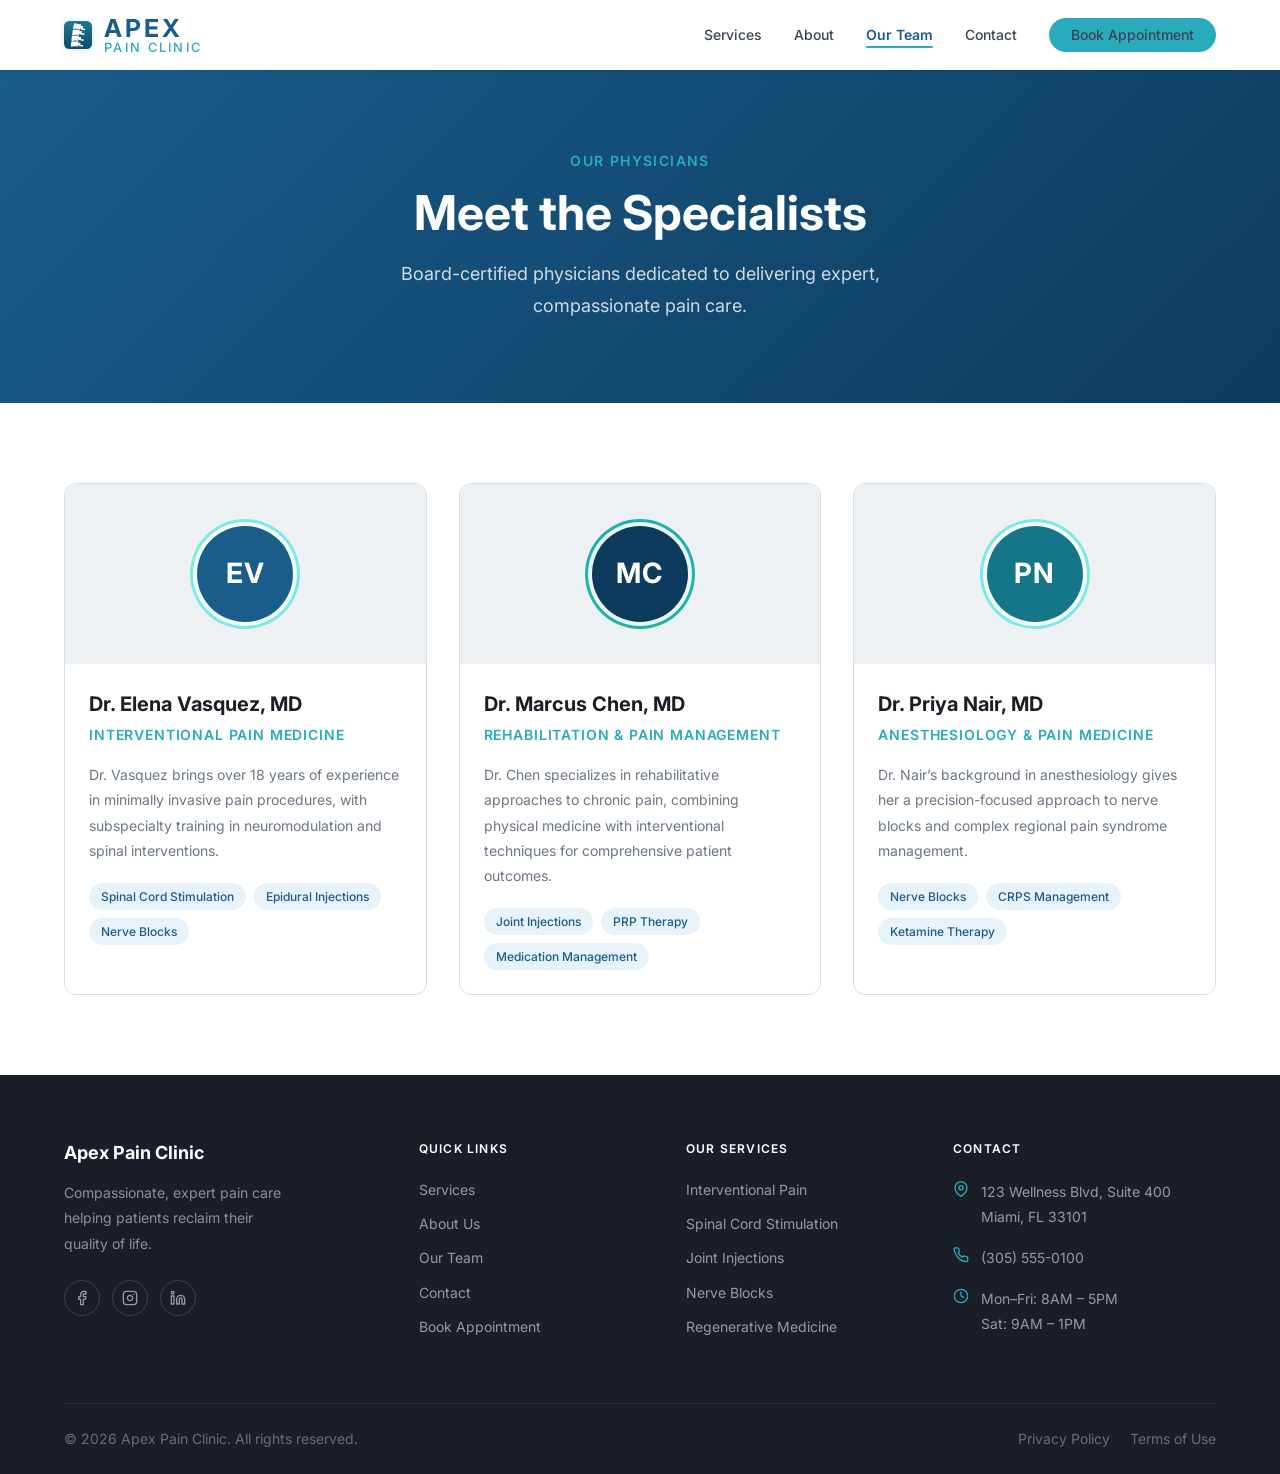
<file: team.html>
<!DOCTYPE html>
<html lang="en">
<head>
  <meta charset="UTF-8" />
  <meta name="viewport" content="width=device-width, initial-scale=1.0" />
  <meta name="description" data-cms="seo-description-team" content="Meet the Apex Pain Clinic team – board-certified pain management specialists." />
  <title data-cms="seo-title-team">Our Team – Apex Pain Clinic</title>
  <link rel="icon" type="image/svg+xml" href="data:image/svg+xml,%3Csvg xmlns='http://www.w3.org/2000/svg' viewBox='0 0 32 32'%3E%3Cdefs%3E%3ClinearGradient id='fg' x1='0' y1='0' x2='0' y2='1'%3E%3Cstop offset='0%25' stop-color='%231e7a8c'/%3E%3Cstop offset='100%25' stop-color='%230e4a6e'/%3E%3C/linearGradient%3E%3C/defs%3E%3Crect width='32' height='32' rx='7' fill='url(%23fg)'/%3E%3Cg transform='translate(3,3) scale(0.0516)'%3E%3Cpath d='M391.745,114.138c-0.769-1.032-1.965-1.659-3.251-1.706c-0.367-0.014-35.121-1.422-51.205-12.485c3.222-8.449,9.949-28.502,5.212-37.722c-1.381-2.689-3.611-4.463-6.449-5.131c-5.178-1.218-11.607-1.598-17.826-1.965c-6.818-0.402-14.374-0.848-18.805-2.454l9.026-25.79c0.446-1.274,0.26-2.684-0.5-3.799c-0.761-1.115-2.006-1.802-3.355-1.852c-0.788-0.029-79.312-3.105-123.326-20.853c-0.274-0.111-0.56-0.192-0.851-0.244C180.182,0.096,179.534,0,178.565,0c-3.549,0-15.517,1.498-20.512,20.766c-1.353,5.217-2.554,10.132-3.715,14.885c-3.186,13.042-6.195,25.359-11.495,40.2c-1.017,2.847-1.983,5.368-2.837,7.592c-3.173,8.275-5.088,13.271-2.841,18.025c2.019,4.272,6.726,6.545,14.173,9.027c6.715,2.238,19.115,2.331,34.815,2.447c26.736,0.199,63.316,0.47,81.36,12.918c0.808,0.686,2.686,1.995,5.263,1.995c8.389,0,11.413-12.35,12.779-23.575c4.569,1.318,12.032,4.512,17.67,12.029c0.326,0.436,0.646,0.873,0.965,1.312c6.734,9.229,13.697,18.771,77.842,25.898c0.159,0.018,0.316,0.026,0.473,0.026c1.916,0,3.623-1.295,4.112-3.188l5.836-22.617C392.775,116.495,392.514,115.17,391.745,114.138z' fill='white'/%3E%3Cpath d='M372.224,207.441c-0.085,0.011-8.685,1.062-19.517,1.063c-14.407,0-25.723-1.806-33.021-5.245c1.836-8.857,5.285-29.719-0.857-38.066c-1.792-2.435-4.275-3.832-7.183-4.039c-1.055-0.075-2.208-0.113-3.427-0.113c-4.501,0-9.576,0.513-14.485,1.01c-4.689,0.474-9.537,0.965-13.59,0.965c-2.14,0-3.932-0.136-5.364-0.406l4.806-26.886c0.238-1.329-0.17-2.691-1.099-3.671c-0.928-0.98-2.268-1.459-3.606-1.294c-0.325,0.04-32.923,4.019-68.242,4.02c-23.162,0.001-42.282-1.676-56.832-4.983c-0.309-0.07-0.637-0.105-0.954-0.105c-0.672,0-16.493,0.272-18.72,23.925c-0.505,5.369-0.909,10.414-1.299,15.294c-1.07,13.38-2.081,26.018-4.951,41.51c-0.551,2.972-1.104,5.614-1.592,7.946c-1.816,8.675-2.913,13.912,0.063,18.249c2.673,3.896,7.682,5.392,15.429,6.657c1.419,0.232,3.048,0.345,4.979,0.345c7.192,0,17.66-1.607,29.779-3.469c16.425-2.522,35.042-5.381,52.008-5.381c13.093,0,23.028,1.695,30.36,5.182c0.775,0.475,2.327,1.234,4.319,1.234c2.18,0,4.168-0.895,5.748-2.588c2.179-2.335,4.884-7.24,4.317-22.811c4.785,0.58,12.627,2.558,19.367,9.06c0.391,0.377,0.775,0.758,1.16,1.139c6.892,6.825,14.018,13.882,55.447,13.882c7.513,0,16.101-0.235,25.526-0.698c2.112-0.104,3.827-1.746,4.023-3.852l2.163-23.258c0.119-1.282-0.349-2.548-1.273-3.444C374.782,207.712,373.502,207.283,372.224,207.441z' fill='white'/%3E%3Cpath d='M356.175,329.283c-0.086,0.011-8.72,1.062-19.517,1.062c-14.407,0-25.724-1.806-33.022-5.245c1.836-8.857,5.285-29.718-0.857-38.066c-1.792-2.435-4.275-3.832-7.183-4.039c-1.056-0.075-2.209-0.114-3.428-0.114c-4.501,0-9.576,0.514-14.485,1.01c-4.689,0.475-9.536,0.965-13.589,0.965c-2.139,0-3.932-0.136-5.363-0.406l4.806-26.887c0.238-1.329-0.17-2.691-1.099-3.671c-0.929-0.979-2.269-1.458-3.606-1.294c-0.325,0.04-32.923,4.02-68.242,4.02c-23.161,0-42.282-1.676-56.831-4.982c-0.309-0.07-0.637-0.106-0.954-0.106c-0.672,0-16.493,0.272-18.72,23.925c-0.505,5.368-0.909,10.414-1.299,15.293c-1.07,13.38-2.081,26.019-4.952,41.512c-0.551,2.973-1.104,5.615-1.592,7.946c-1.816,8.675-2.912,13.911,0.063,18.248c2.673,3.897,7.681,5.392,15.429,6.658c1.42,0.232,3.049,0.345,4.979,0.345c7.192,0,17.66-1.607,29.78-3.469c16.425-2.522,35.042-5.381,52.008-5.381c13.092,0,23.027,1.695,30.359,5.182c0.775,0.475,2.327,1.234,4.319,1.234c2.18,0,4.167-0.895,5.748-2.588c2.179-2.335,4.884-7.24,4.317-22.811c4.785,0.58,12.627,2.558,19.367,9.06c0.391,0.377,0.775,0.758,1.16,1.139c6.892,6.825,14.018,13.882,55.448,13.882c7.512,0,16.1-0.235,25.525-0.698c2.112-0.104,3.827-1.746,4.023-3.851l2.164-23.258c0.119-1.281-0.349-2.547-1.273-3.444C358.732,329.554,357.449,329.125,356.175,329.283z' fill='white'/%3E%3Cpath d='M343.602,448.298c-0.086,0.011-8.72,1.062-19.517,1.062c-14.407,0-25.724-1.806-33.022-5.245c1.836-8.857,5.285-29.718-0.857-38.066c-1.792-2.435-4.275-3.832-7.183-4.039c-1.055-0.075-2.209-0.114-3.428-0.114c-4.5,0-9.576,0.514-14.484,1.01c-4.688,0.475-9.537,0.965-13.589,0.965c-2.139,0-3.932-0.136-5.363-0.406l4.805-26.887c0.238-1.329-0.17-2.691-1.099-3.671c-0.929-0.979-2.268-1.46-3.607-1.294c-0.325,0.04-32.898,4.02-68.241,4.02c-23.162,0.001-42.282-1.676-56.831-4.982c-0.309-0.07-0.637-0.106-0.954-0.106c-0.672,0-16.493,0.272-18.72,23.925c-0.505,5.366-0.908,10.409-1.298,15.286c-1.07,13.382-2.081,26.023-4.952,41.518c-0.551,2.973-1.104,5.615-1.592,7.947c-1.816,8.675-2.912,13.911,0.063,18.248c2.673,3.897,7.681,5.392,15.429,6.658c1.42,0.232,3.049,0.345,4.979,0.345c7.192,0,17.66-1.607,29.78-3.469c16.425-2.522,35.042-5.381,52.008-5.381c13.092,0,23.027,1.695,30.359,5.182c0.775,0.475,2.327,1.234,4.319,1.234c2.18,0,4.167-0.895,5.748-2.588c2.179-2.335,4.884-7.24,4.317-22.812c4.785,0.58,12.628,2.558,19.367,9.06c0.391,0.377,0.775,0.757,1.16,1.139c6.892,6.825,14.019,13.882,55.448,13.882c7.513,0,16.1-0.235,25.525-0.698c2.112-0.104,3.827-1.746,4.023-3.852l2.164-23.258c0.119-1.281-0.349-2.547-1.273-3.444C346.158,448.57,344.877,448.14,343.602,448.298z' fill='white'/%3E%3C/g%3E%3C/svg%3E" />
  <link rel="stylesheet" href="css/tokens.css?v=2" />
  <link rel="stylesheet" href="css/style.css?v=2" />
</head>
<body>

  <a class="skip-link" href="#main">Skip to main content</a>

  <header class="site-header" role="banner">
    <nav class="nav container" aria-label="Primary navigation">
      <a class="nav__logo" href="index.html" aria-label="Apex Pain Clinic – Home">
        <span class="nav__logo-emblem" aria-hidden="true">
          <svg class="nav__logo-spine" xmlns="http://www.w3.org/2000/svg" viewBox="0 0 36 36" aria-hidden="true">
            <defs>
              <linearGradient id="tileGrad-tm" x1="0" y1="0" x2="0" y2="1">
                <stop offset="0%"  stop-color="#1e7a8c"/>
                <stop offset="100%" stop-color="#0e4a6e"/>
              </linearGradient>
            </defs>
            <rect width="36" height="36" rx="7" fill="url(#tileGrad-tm)"/>
            <g transform="translate(3,3) scale(0.0619)">
              <path fill="white" d="M391.745,114.138c-0.769-1.032-1.965-1.659-3.251-1.706c-0.367-0.014-35.121-1.422-51.205-12.485c3.222-8.449,9.949-28.502,5.212-37.722c-1.381-2.689-3.611-4.463-6.449-5.131c-5.178-1.218-11.607-1.598-17.826-1.965c-6.818-0.402-14.374-0.848-18.805-2.454l9.026-25.79c0.446-1.274,0.26-2.684-0.5-3.799c-0.761-1.115-2.006-1.802-3.355-1.852c-0.788-0.029-79.312-3.105-123.326-20.853c-0.274-0.111-0.56-0.192-0.851-0.244C180.182,0.096,179.534,0,178.565,0c-3.549,0-15.517,1.498-20.512,20.766c-1.353,5.217-2.554,10.132-3.715,14.885c-3.186,13.042-6.195,25.359-11.495,40.2c-1.017,2.847-1.983,5.368-2.837,7.592c-3.173,8.275-5.088,13.271-2.841,18.025c2.019,4.272,6.726,6.545,14.173,9.027c6.715,2.238,19.115,2.331,34.815,2.447c26.736,0.199,63.316,0.47,81.36,12.918c0.808,0.686,2.686,1.995,5.263,1.995c8.389,0,11.413-12.35,12.779-23.575c4.569,1.318,12.032,4.512,17.67,12.029c0.326,0.436,0.646,0.873,0.965,1.312c6.734,9.229,13.697,18.771,77.842,25.898c0.159,0.018,0.316,0.026,0.473,0.026c1.916,0,3.623-1.295,4.112-3.188l5.836-22.617C392.775,116.495,392.514,115.17,391.745,114.138z"/>
              <path fill="white" d="M372.224,207.441c-0.085,0.011-8.685,1.062-19.517,1.063c-14.407,0-25.723-1.806-33.021-5.245c1.836-8.857,5.285-29.719-0.857-38.066c-1.792-2.435-4.275-3.832-7.183-4.039c-1.055-0.075-2.208-0.113-3.427-0.113c-4.501,0-9.576,0.513-14.485,1.01c-4.689,0.474-9.537,0.965-13.59,0.965c-2.14,0-3.932-0.136-5.364-0.406l4.806-26.886c0.238-1.329-0.17-2.691-1.099-3.671c-0.928-0.98-2.268-1.459-3.606-1.294c-0.325,0.04-32.923,4.019-68.242,4.02c-23.162,0.001-42.282-1.676-56.832-4.983c-0.309-0.07-0.637-0.105-0.954-0.105c-0.672,0-16.493,0.272-18.72,23.925c-0.505,5.369-0.909,10.414-1.299,15.294c-1.07,13.38-2.081,26.018-4.951,41.51c-0.551,2.972-1.104,5.614-1.592,7.946c-1.816,8.675-2.913,13.912,0.063,18.249c2.673,3.896,7.682,5.392,15.429,6.657c1.419,0.232,3.048,0.345,4.979,0.345c7.192,0,17.66-1.607,29.779-3.469c16.425-2.522,35.042-5.381,52.008-5.381c13.093,0,23.028,1.695,30.36,5.182c0.775,0.475,2.327,1.234,4.319,1.234c2.18,0,4.168-0.895,5.748-2.588c2.179-2.335,4.884-7.24,4.317-22.811c4.785,0.58,12.627,2.558,19.367,9.06c0.391,0.377,0.775,0.758,1.16,1.139c6.892,6.825,14.018,13.882,55.447,13.882c7.513,0,16.101-0.235,25.526-0.698c2.112-0.104,3.827-1.746,4.023-3.852l2.163-23.258c0.119-1.282-0.349-2.548-1.273-3.444C374.782,207.712,373.502,207.283,372.224,207.441z"/>
              <path fill="white" d="M356.175,329.283c-0.086,0.011-8.72,1.062-19.517,1.062c-14.407,0-25.724-1.806-33.022-5.245c1.836-8.857,5.285-29.718-0.857-38.066c-1.792-2.435-4.275-3.832-7.183-4.039c-1.056-0.075-2.209-0.114-3.428-0.114c-4.501,0-9.576,0.514-14.485,1.01c-4.689,0.475-9.536,0.965-13.589,0.965c-2.139,0-3.932-0.136-5.363-0.406l4.806-26.887c0.238-1.329-0.17-2.691-1.099-3.671c-0.929-0.979-2.269-1.458-3.606-1.294c-0.325,0.04-32.923,4.02-68.242,4.02c-23.161,0-42.282-1.676-56.831-4.982c-0.309-0.07-0.637-0.106-0.954-0.106c-0.672,0-16.493,0.272-18.72,23.925c-0.505,5.368-0.909,10.414-1.299,15.293c-1.07,13.38-2.081,26.019-4.952,41.512c-0.551,2.973-1.104,5.615-1.592,7.946c-1.816,8.675-2.912,13.911,0.063,18.248c2.673,3.897,7.681,5.392,15.429,6.658c1.42,0.232,3.049,0.345,4.979,0.345c7.192,0,17.66-1.607,29.78-3.469c16.425-2.522,35.042-5.381,52.008-5.381c13.092,0,23.027,1.695,30.359,5.182c0.775,0.475,2.327,1.234,4.319,1.234c2.18,0,4.167-0.895,5.748-2.588c2.179-2.335,4.884-7.24,4.317-22.811c4.785,0.58,12.627,2.558,19.367,9.06c0.391,0.377,0.775,0.758,1.16,1.139c6.892,6.825,14.018,13.882,55.448,13.882c7.512,0,16.1-0.235,25.525-0.698c2.112-0.104,3.827-1.746,4.023-3.851l2.164-23.258c0.119-1.281-0.349-2.547-1.273-3.444C358.732,329.554,357.449,329.125,356.175,329.283z"/>
              <path fill="white" d="M343.602,448.298c-0.086,0.011-8.72,1.062-19.517,1.062c-14.407,0-25.724-1.806-33.022-5.245c1.836-8.857,5.285-29.718-0.857-38.066c-1.792-2.435-4.275-3.832-7.183-4.039c-1.055-0.075-2.209-0.114-3.428-0.114c-4.5,0-9.576,0.514-14.484,1.01c-4.688,0.475-9.537,0.965-13.589,0.965c-2.139,0-3.932-0.136-5.363-0.406l4.805-26.887c0.238-1.329-0.17-2.691-1.099-3.671c-0.929-0.979-2.268-1.46-3.607-1.294c-0.325,0.04-32.898,4.02-68.241,4.02c-23.162,0.001-42.282-1.676-56.831-4.982c-0.309-0.07-0.637-0.106-0.954-0.106c-0.672,0-16.493,0.272-18.72,23.925c-0.505,5.366-0.908,10.409-1.298,15.286c-1.07,13.382-2.081,26.023-4.952,41.518c-0.551,2.973-1.104,5.615-1.592,7.947c-1.816,8.675-2.912,13.911,0.063,18.248c2.673,3.897,7.681,5.392,15.429,6.658c1.42,0.232,3.049,0.345,4.979,0.345c7.192,0,17.66-1.607,29.78-3.469c16.425-2.522,35.042-5.381,52.008-5.381c13.092,0,23.027,1.695,30.359,5.182c0.775,0.475,2.327,1.234,4.319,1.234c2.18,0,4.167-0.895,5.748-2.588c2.179-2.335,4.884-7.24,4.317-22.812c4.785,0.58,12.628,2.558,19.367,9.06c0.391,0.377,0.775,0.757,1.16,1.139c6.892,6.825,14.019,13.882,55.448,13.882c7.513,0,16.1-0.235,25.525-0.698c2.112-0.104,3.827-1.746,4.023-3.852l2.164-23.258c0.119-1.281-0.349-2.547-1.273-3.444C346.158,448.57,344.877,448.14,343.602,448.298z"/>
            </g>
          </svg>
        </span>
        <span class="nav__logo-wordmark">
          <span class="nav__logo-apex">APEX</span>
          <span class="nav__logo-sub">Pain Clinic</span>
        </span>
      </a>
      <button class="nav__toggle" aria-label="Open navigation menu" aria-expanded="false" aria-controls="nav-menu">
        <span class="hamburger"></span>
        <span class="hamburger"></span>
        <span class="hamburger"></span>
      </button>
      <ul class="nav__links" id="nav-menu" role="list">
        <li><a href="services.html">Services</a></li>
        <li><a href="about.html">About</a></li>
        <li><a href="team.html" aria-current="page">Our Team</a></li>
        <li><a href="index.html#contact">Contact</a></li>
        <li><a class="btn btn--nav" href="index.html#contact">Book Appointment</a></li>
      </ul>
    </nav>
  </header>

  <main id="main">

    <section class="page-banner" aria-labelledby="team-banner-heading">
      <div class="container">
        <p class="section__eyebrow">Our Physicians</p>
        <h1 id="team-banner-heading" class="page-banner__heading" data-cms="team-banner-heading">Meet the Specialists</h1>
        <p class="page-banner__sub" data-cms="team-banner-sub">Board-certified physicians dedicated to delivering expert, compassionate pain care.</p>
      </div>
    </section>

    <section class="section" aria-labelledby="team-heading">
      <div class="container">
        <h2 id="team-heading" class="sr-only">Our Medical Team</h2>
        <ul class="team-grid" role="list">

          <li class="doctor-card">
            <div class="doctor-card__avatar" aria-hidden="true">
              <div class="avatar-initials" style="--avatar-bg: #1a5c8a; --avatar-ring: #7ee8e4;">EV</div>
            </div>
            <div class="doctor-card__body">
              <h3 class="doctor-card__name" data-cms="doctor-1-name">Dr. Elena Vasquez, MD</h3>
              <p class="doctor-card__specialty" data-cms="doctor-1-specialty">Interventional Pain Medicine</p>
              <p class="doctor-card__bio" data-cms="doctor-1-bio">Dr. Vasquez brings over 18 years of experience in minimally invasive pain procedures, with subspecialty training in neuromodulation and spinal interventions.</p>
              <ul class="doctor-card__tags" role="list" aria-label="Specialties">
                <li data-cms="doctor-1-tag-1">Spinal Cord Stimulation</li>
                <li data-cms="doctor-1-tag-2">Epidural Injections</li>
                <li data-cms="doctor-1-tag-3">Nerve Blocks</li>
              </ul>
            </div>
          </li>

          <li class="doctor-card">
            <div class="doctor-card__avatar" aria-hidden="true">
              <div class="avatar-initials" style="--avatar-bg: #0d3b5e; --avatar-ring: #20b2aa;">MC</div>
            </div>
            <div class="doctor-card__body">
              <h3 class="doctor-card__name" data-cms="doctor-2-name">Dr. Marcus Chen, MD</h3>
              <p class="doctor-card__specialty" data-cms="doctor-2-specialty">Rehabilitation &amp; Pain Management</p>
              <p class="doctor-card__bio" data-cms="doctor-2-bio">Dr. Chen specializes in rehabilitative approaches to chronic pain, combining physical medicine with interventional techniques for comprehensive patient outcomes.</p>
              <ul class="doctor-card__tags" role="list" aria-label="Specialties">
                <li data-cms="doctor-2-tag-1">Joint Injections</li>
                <li data-cms="doctor-2-tag-2">PRP Therapy</li>
                <li data-cms="doctor-2-tag-3">Medication Management</li>
              </ul>
            </div>
          </li>

          <li class="doctor-card">
            <div class="doctor-card__avatar" aria-hidden="true">
              <div class="avatar-initials" style="--avatar-bg: #15768a; --avatar-ring: #7ee8e4;">PN</div>
            </div>
            <div class="doctor-card__body">
              <h3 class="doctor-card__name" data-cms="doctor-3-name">Dr. Priya Nair, MD</h3>
              <p class="doctor-card__specialty" data-cms="doctor-3-specialty">Anesthesiology &amp; Pain Medicine</p>
              <p class="doctor-card__bio" data-cms="doctor-3-bio">Dr. Nair&#8217;s background in anesthesiology gives her a precision-focused approach to nerve blocks and complex regional pain syndrome management.</p>
              <ul class="doctor-card__tags" role="list" aria-label="Specialties">
                <li data-cms="doctor-3-tag-1">Nerve Blocks</li>
                <li data-cms="doctor-3-tag-2">CRPS Management</li>
                <li data-cms="doctor-3-tag-3">Ketamine Therapy</li>
              </ul>
            </div>
          </li>

        </ul>
      </div>
    </section>

  </main>

  <footer class="site-footer" role="contentinfo">
    <div class="container">
      <div class="footer__main">
        <div class="footer__brand">
          <p class="footer__brand-name" data-cms="business-name">Apex Pain Clinic</p>
          <p class="footer__tagline">Compassionate, expert pain care helping patients reclaim their quality of life.</p>
          <div class="footer__socials">
            <a class="footer__social-link" href="#" aria-label="Facebook"><svg xmlns="http://www.w3.org/2000/svg" viewBox="0 0 24 24" fill="none" stroke="currentColor" stroke-width="2" stroke-linecap="round" stroke-linejoin="round" aria-hidden="true"><path d="M18 2h-3a5 5 0 0 0-5 5v3H7v4h3v8h4v-8h3l1-4h-4V7a1 1 0 0 1 1-1h3z"/></svg></a>
            <a class="footer__social-link" href="#" aria-label="Instagram"><svg xmlns="http://www.w3.org/2000/svg" viewBox="0 0 24 24" fill="none" stroke="currentColor" stroke-width="2" stroke-linecap="round" stroke-linejoin="round" aria-hidden="true"><rect x="2" y="2" width="20" height="20" rx="5" ry="5"/><path d="M16 11.37A4 4 0 1 1 12.63 8 4 4 0 0 1 16 11.37z"/><line x1="17.5" y1="6.5" x2="17.51" y2="6.5"/></svg></a>
            <a class="footer__social-link" href="#" aria-label="LinkedIn"><svg xmlns="http://www.w3.org/2000/svg" viewBox="0 0 24 24" fill="none" stroke="currentColor" stroke-width="2" stroke-linecap="round" stroke-linejoin="round" aria-hidden="true"><path d="M16 8a6 6 0 0 1 6 6v7h-4v-7a2 2 0 0 0-2-2 2 2 0 0 0-2 2v7h-4v-7a6 6 0 0 1 6-6z"/><rect x="2" y="9" width="4" height="12"/><circle cx="4" cy="4" r="2"/></svg></a>
          </div>
        </div>
        <div class="footer__col">
          <h3 class="footer__col-heading">Quick Links</h3>
          <ul class="footer__links" role="list">
            <li><a href="services.html">Services</a></li>
            <li><a href="about.html">About Us</a></li>
            <li><a href="team.html">Our Team</a></li>
            <li><a href="index.html#contact">Contact</a></li>
            <li><a href="index.html#contact">Book Appointment</a></li>
          </ul>
        </div>
        <div class="footer__col">
          <h3 class="footer__col-heading">Our Services</h3>
          <ul class="footer__links" role="list">
            <li><a href="services.html">Interventional Pain</a></li>
            <li><a href="services.html">Spinal Cord Stimulation</a></li>
            <li><a href="services.html">Joint Injections</a></li>
            <li><a href="services.html">Nerve Blocks</a></li>
            <li><a href="services.html">Regenerative Medicine</a></li>
          </ul>
        </div>
        <div class="footer__col">
          <h3 class="footer__col-heading">Contact</h3>
          <ul class="footer__contact-list" role="list">
            <li class="footer__contact-item"><svg class="footer__contact-icon" xmlns="http://www.w3.org/2000/svg" viewBox="0 0 24 24" fill="none" stroke="currentColor" stroke-width="2" stroke-linecap="round" stroke-linejoin="round" aria-hidden="true"><path d="M21 10c0 7-9 13-9 13s-9-6-9-13a9 9 0 0 1 18 0z"/><circle cx="12" cy="10" r="3"/></svg><p data-cms="contact-address-footer">123 Wellness Blvd, Suite 400<br>Miami, FL 33101</p></li>
            <li class="footer__contact-item"><svg class="footer__contact-icon" xmlns="http://www.w3.org/2000/svg" viewBox="0 0 24 24" fill="none" stroke="currentColor" stroke-width="2" stroke-linecap="round" stroke-linejoin="round" aria-hidden="true"><path d="M22 16.92v3a2 2 0 0 1-2.18 2 19.79 19.79 0 0 1-8.63-3.07A19.5 19.5 0 0 1 4.69 12 19.79 19.79 0 0 1 1.61 3.41 2 2 0 0 1 3.6 1.22h3a2 2 0 0 1 2 1.72c.127.96.361 1.903.7 2.81a2 2 0 0 1-.45 2.11L7.91 8.82a16 16 0 0 0 6.29 6.29l.96-.96a2 2 0 0 1 2.11-.45c.907.339 1.85.573 2.81.7A2 2 0 0 1 22 16.92z"/></svg><p><a href="tel:+13055550100" data-cms="contact-phone-footer">(305) 555-0100</a></p></li>
            <li class="footer__contact-item"><svg class="footer__contact-icon" xmlns="http://www.w3.org/2000/svg" viewBox="0 0 24 24" fill="none" stroke="currentColor" stroke-width="2" stroke-linecap="round" stroke-linejoin="round" aria-hidden="true"><circle cx="12" cy="12" r="10"/><polyline points="12 6 12 12 16 14"/></svg><p data-cms="clinic-hours">Mon&ndash;Fri: 8AM &ndash; 5PM<br>Sat: 9AM &ndash; 1PM</p></li>
          </ul>
        </div>
      </div>
      <div class="footer__bottom">
        <p>&copy; 2026 Apex Pain Clinic. All rights reserved.</p>
        <nav class="footer__legal" aria-label="Legal links">
          <a href="#">Privacy Policy</a>
          <a href="#">Terms of Use</a>
        </nav>
      </div>
    </div>
  </footer>

  <script src="js/main.js"></script>
  <script src="js/cms.js" defer></script>
</body>
</html>
</file>
<file: css/tokens.css>
/* =============================================
   DESIGN TOKENS – Apex Pain Clinic v2
   ============================================= */

:root {

  /* --- Brand Colors --- */
  --color-primary:       #1A5C8A;   /* deep medical blue */
  --color-primary-dark:  #134770;   /* hover / active */
  --color-primary-light: #E8F2FA;   /* tinted backgrounds */
  --color-accent:        #2AABBB;   /* teal accent */
  --color-accent-dark:   #1E8A99;

  /* --- Neutrals --- */
  --color-white:   #FFFFFF;
  --color-gray-50: #F8FAFB;
  --color-gray-100:#EEF1F4;
  --color-gray-200:#D8DDE3;
  --color-gray-500:#6B7684;
  --color-gray-700:#3A4452;
  --color-gray-900:#1A1F27;

  /* --- Semantic --- */
  --color-text:        var(--color-gray-900);
  --color-text-muted:  var(--color-gray-500);
  --color-bg:          var(--color-white);
  --color-surface:     var(--color-gray-50);
  --color-border:      var(--color-gray-200);

  /* --- Typography --- */
  --font-sans:    'Inter', system-ui, -apple-system, sans-serif;
  --font-heading: 'Inter', system-ui, -apple-system, sans-serif;

  --text-xs:   0.75rem;   /* 12px */
  --text-sm:   0.875rem;  /* 14px */
  --text-base: 1rem;      /* 16px */
  --text-lg:   1.125rem;  /* 18px */
  --text-xl:   1.25rem;   /* 20px */
  --text-2xl:  1.5rem;    /* 24px */
  --text-3xl:  1.875rem;  /* 30px */
  --text-4xl:  2.25rem;   /* 36px */
  --text-5xl:  3rem;      /* 48px */

  --font-weight-normal:   400;
  --font-weight-medium:   500;
  --font-weight-semibold: 600;
  --font-weight-bold:     700;

  --line-height-tight:  1.2;
  --line-height-normal: 1.6;
  --line-height-loose:  1.8;

  /* --- Spacing --- */
  --space-1:  0.25rem;  /* 4px  */
  --space-2:  0.5rem;   /* 8px  */
  --space-3:  0.75rem;  /* 12px */
  --space-4:  1rem;     /* 16px */
  --space-5:  1.25rem;  /* 20px */
  --space-6:  1.5rem;   /* 24px */
  --space-8:  2rem;     /* 32px */
  --space-10: 2.5rem;   /* 40px */
  --space-12: 3rem;     /* 48px */
  --space-16: 4rem;     /* 64px */
  --space-20: 5rem;     /* 80px */
  --space-24: 6rem;     /* 96px */

  /* --- Layout --- */
  --container-max: 1200px;
  --container-pad: var(--space-6);

  /* --- Radius --- */
  --radius-sm:   4px;
  --radius-md:   8px;
  --radius-lg:   12px;
  --radius-full: 9999px;

  /* --- Shadows --- */
  --shadow-sm: 0 1px 3px rgba(0,0,0,0.08), 0 1px 2px rgba(0,0,0,0.04);
  --shadow-md: 0 4px 12px rgba(0,0,0,0.10), 0 2px 4px rgba(0,0,0,0.06);
  --shadow-lg: 0 10px 30px rgba(0,0,0,0.12), 0 4px 8px rgba(0,0,0,0.06);

  /* --- Transitions --- */
  --transition-fast:   150ms ease;
  --transition-normal: 250ms ease;
  --transition-slow:   400ms ease;

  /* --- Z-index --- */
  --z-nav:     100;
  --z-overlay: 200;
  --z-modal:   300;
}
</file>
<file: css/style.css>
/* =============================================
   GLOBAL STYLES – Apex Pain Clinic v2
   ============================================= */

@import url('https://fonts.googleapis.com/css2?family=Inter:wght@400;500;600;700&display=swap');

/* --- Reset --- */
*, *::before, *::after { box-sizing: border-box; margin: 0; padding: 0; }
img, video { max-width: 100%; display: block; }
a { color: inherit; text-decoration: none; }
ul { list-style: none; }

/* --- Base --- */
html { scroll-behavior: smooth; }
body {
  font-family: var(--font-sans);
  font-size: var(--text-base);
  color: var(--color-text);
  background: var(--color-bg);
  line-height: var(--line-height-normal);
  -webkit-font-smoothing: antialiased;
}

/* --- Skip Link --- */
.skip-link {
  position: absolute;
  top: -100%;
  left: var(--space-4);
  background: var(--color-primary);
  color: var(--color-white);
  padding: var(--space-2) var(--space-4);
  border-radius: var(--radius-md);
  font-weight: var(--font-weight-semibold);
  z-index: var(--z-modal);
  transition: top var(--transition-fast);
}
.skip-link:focus { top: var(--space-4); }

/* --- Screen reader only --- */
.sr-only {
  position: absolute;
  width: 1px; height: 1px;
  padding: 0; margin: -1px;
  overflow: hidden;
  clip: rect(0,0,0,0);
  white-space: nowrap;
  border: 0;
}

/* --- Container --- */
.container {
  max-width: var(--container-max);
  margin-inline: auto;
  padding-inline: var(--container-pad);
}

/* =============================================
   BUTTONS
   ============================================= */
.btn {
  display: inline-flex;
  align-items: center;
  justify-content: center;
  gap: var(--space-2);
  padding: var(--space-3) var(--space-6);
  border-radius: var(--radius-full);
  font-family: var(--font-sans);
  font-size: var(--text-sm);
  font-weight: var(--font-weight-semibold);
  line-height: 1;
  cursor: pointer;
  border: 2px solid transparent;
  transition: background var(--transition-fast), color var(--transition-fast), border-color var(--transition-fast), transform var(--transition-fast), box-shadow var(--transition-fast);
  white-space: nowrap;
  vertical-align: middle;
}
.btn:focus-visible {
  outline: 3px solid var(--color-accent);
  outline-offset: 3px;
}
.btn--primary { background: var(--color-primary); color: var(--color-white); }
.btn--primary:hover { background: var(--color-primary-dark); transform: translateY(-1px); box-shadow: var(--shadow-md); }
.btn--primary:focus-visible { outline-color: var(--color-primary); }
.btn--ghost { background: transparent; color: var(--color-white); border-color: rgba(255,255,255,0.6); }
.btn--ghost:hover { background: rgba(255,255,255,0.12); border-color: var(--color-white); }
.btn--nav {
  background: var(--color-accent);
  color: var(--color-white);
  padding: var(--space-2) var(--space-5);
  line-height: 1;
  display: inline-flex;
  align-items: center;
  justify-content: center;
  padding-bottom: var(--space-2);
}
.btn--nav:hover { background: var(--color-accent-dark); }
.btn--nav:focus-visible { outline-color: var(--color-accent); }
.nav__links .btn--nav::after { display: none !important; }
.nav__links .btn--nav { padding-bottom: var(--space-2); }

/* =============================================
   HEADER / NAV
   ============================================= */
.site-header {
  position: sticky;
  top: 0;
  z-index: var(--z-nav);
  background: var(--color-white);
  box-shadow: var(--shadow-sm);
}
.nav {
  display: flex;
  align-items: center;
  justify-content: space-between;
  height: 70px;
  gap: var(--space-8);
}

/* --- Logo: Horizontal Emblem + Wordmark --- */
.nav__logo {
  display: inline-flex;
  align-items: center;
  gap: var(--space-3);
  text-decoration: none;
  flex-shrink: 0;
  transition: opacity var(--transition-fast);
}
.nav__logo:hover { opacity: 0.82; }
.nav__logo:focus-visible {
  outline: 3px solid var(--color-primary);
  outline-offset: 4px;
  border-radius: var(--radius-sm);
}

.nav__logo-emblem {
  display: flex;
  align-items: center;
  flex-shrink: 0;
}

/* Spine tile: increased from 22×44 to 28×56 */
.nav__logo-spine {
  width: 28px;
  height: 56px;
  display: block;
  filter: drop-shadow(0 1px 3px rgba(26,92,138,0.18));
  transition: filter var(--transition-fast);
}
.nav__logo:hover .nav__logo-spine {
  filter: drop-shadow(0 2px 6px rgba(42,171,187,0.35));
}

/* Wordmark stacked text — scaled proportionally */
.nav__logo-wordmark {
  display: flex;
  flex-direction: column;
  gap: 1px;
  line-height: 1;
}
.nav__logo-apex {
  font-size: 1.55rem;
  font-weight: 700;
  letter-spacing: 0.12em;
  color: var(--color-primary);
  line-height: 1;
  font-family: var(--font-sans);
}
.nav__logo-sub {
  font-size: 0.80rem;
  font-weight: 500;
  letter-spacing: 0.18em;
  color: var(--color-accent);
  text-transform: uppercase;
  line-height: 1;
  font-family: var(--font-sans);
}

.nav__links { display: flex; align-items: center; gap: var(--space-8); }
.nav__links a {
  position: relative;
  font-size: var(--text-sm);
  font-weight: var(--font-weight-medium);
  color: var(--color-gray-700);
  transition: color var(--transition-fast);
  padding-bottom: 3px;
}
.nav__links a::after {
  content: '';
  position: absolute;
  bottom: -2px;
  left: 0;
  right: 0;
  height: 2px;
  background: var(--color-accent);
  border-radius: 2px;
  transform: scaleX(0);
  transform-origin: left;
  transition: transform var(--transition-fast);
}
.nav__links a:hover { color: var(--color-primary); }
.nav__links a:hover::after { transform: scaleX(1); }
.nav__links a[aria-current="page"] { color: var(--color-primary); font-weight: var(--font-weight-semibold); }
.nav__links a[aria-current="page"]::after { transform: scaleX(1); }
.nav__toggle { display: none; flex-direction: column; gap: 5px; background: none; border: none; cursor: pointer; padding: var(--space-2); border-radius: var(--radius-sm); }
.nav__toggle:focus-visible { outline: 3px solid var(--color-primary); outline-offset: 2px; }
.hamburger { display: block; width: 24px; height: 2px; background: var(--color-gray-700); border-radius: 2px; transition: transform var(--transition-normal), opacity var(--transition-normal); }

/* =============================================
   HERO
   ============================================= */
.hero {
  position: relative;
  min-height: 92vh;
  display: flex;
  align-items: center;
  background: linear-gradient(135deg, var(--color-primary) 0%, #0d3b5e 60%, #1a2a3d 100%);
  overflow: hidden;
}
.hero__overlay {
  position: absolute; inset: 0;
  background: url('https://images.unsplash.com/photo-1579684385127-1ef15d508118?w=1600&auto=format&fit=crop&q=60') center/cover no-repeat;
  opacity: 0.08; pointer-events: none;
}
.hero__content { position: relative; z-index: 1; max-width: 680px; padding-block: var(--space-20); }
.hero__eyebrow { font-size: var(--text-sm); font-weight: var(--font-weight-semibold); color: var(--color-accent); letter-spacing: 0.10em; text-transform: uppercase; margin-bottom: var(--space-4); }
.hero__heading { font-size: clamp(var(--text-3xl), 5vw, var(--text-5xl)); font-weight: var(--font-weight-bold); color: var(--color-white); line-height: var(--line-height-tight); margin-bottom: var(--space-6); }
.hero__subtext { font-size: var(--text-lg); color: rgba(255,255,255,0.80); line-height: var(--line-height-loose); margin-bottom: var(--space-10); max-width: 540px; }
.hero__actions { display: flex; gap: var(--space-4); flex-wrap: wrap; }
.hero__scroll-arrow {
  position: absolute;
  bottom: var(--space-8);
  left: 50%;
  transform: translateX(-50%);
  display: flex;
  align-items: center;
  justify-content: center;
  width: 44px;
  height: 44px;
  color: rgba(255,255,255,0.55);
  transition: color var(--transition-fast);
  animation: arrow-bounce 2s ease-in-out infinite;
  z-index: 1;
}
.hero__scroll-arrow:hover { color: rgba(255,255,255,0.9); }
.hero__scroll-arrow svg { width: 28px; height: 28px; }
@keyframes arrow-bounce {
  0%, 100% { transform: translateX(-50%) translateY(0); }
  50%       { transform: translateX(-50%) translateY(8px); }
}

/* =============================================
   PAGE BANNER (inner pages)
   ============================================= */
.page-banner {
  background: linear-gradient(135deg, var(--color-primary) 0%, #0d3b5e 100%);
  padding-block: var(--space-20);
  text-align: center;
}
.page-banner .section__eyebrow { margin-bottom: var(--space-3); }
.page-banner__heading {
  font-size: clamp(var(--text-3xl), 4vw, var(--text-5xl));
  font-weight: var(--font-weight-bold);
  color: var(--color-white);
  line-height: var(--line-height-tight);
  margin-bottom: var(--space-4);
}
.page-banner__sub {
  font-size: var(--text-lg);
  color: rgba(255,255,255,0.80);
  max-width: 560px;
  margin-inline: auto;
  line-height: var(--line-height-loose);
}

/* =============================================
   TRUST BAR
   ============================================= */
.trust-bar {
  background: var(--color-primary);
  padding-block: var(--space-5);
  overflow: hidden;
}
.trust-bar__track { display: flex; width: 100%; overflow: hidden; }
.trust-bar__list {
  display: flex;
  align-items: center;
  gap: var(--space-12);
  white-space: nowrap;
  animation: ticker-scroll 22s linear infinite;
  flex-shrink: 0;
  padding-right: var(--space-12);
}
.trust-bar__item {
  display: inline-flex;
  align-items: center;
  gap: var(--space-3);
  color: var(--color-white);
  font-size: var(--text-sm);
  font-weight: var(--font-weight-medium);
  flex-shrink: 0;
}
.trust-bar__icon { width: 20px; height: 20px; color: var(--color-accent); flex-shrink: 0; }
@keyframes ticker-scroll {
  0%   { transform: translateX(0); }
  100% { transform: translateX(-50%); }
}

/* =============================================
   SECTION SHARED
   ============================================= */
.section { padding-block: var(--space-20); }
.section__header { text-align: center; max-width: 640px; margin-inline: auto; margin-bottom: var(--space-12); }
.section__eyebrow {
  font-size: var(--text-sm);
  font-weight: var(--font-weight-semibold);
  color: var(--color-accent);
  letter-spacing: 0.10em;
  text-transform: uppercase;
  margin-bottom: var(--space-3);
}
.section__heading { font-size: clamp(var(--text-2xl), 3.5vw, var(--text-4xl)); font-weight: var(--font-weight-bold); color: var(--color-gray-900); line-height: var(--line-height-tight); margin-bottom: var(--space-4); }
.section__subtext { font-size: var(--text-lg); color: var(--color-text-muted); line-height: var(--line-height-loose); }

/* =============================================
   SERVICES
   ============================================= */
.services { background: var(--color-surface); }
.services__grid { display: grid; grid-template-columns: repeat(3, 1fr); gap: var(--space-6); }

/* Card base — ghost image lives in ::before */
.service-card {
  position: relative;
  overflow: hidden;
  background: var(--color-white);
  border: 1px solid var(--color-border);
  border-left: 3px solid transparent;
  border-radius: var(--radius-lg);
  padding: var(--space-8);
  transition: transform var(--transition-normal), box-shadow var(--transition-normal), border-left-color var(--transition-normal);
}
.service-card:hover {
  transform: translateY(-4px);
  box-shadow: var(--shadow-lg);
  border-left-color: var(--color-accent);
}

/* Ghost background image */
.service-card::before {
  content: '';
  position: absolute;
  inset: 0;
  background-size: cover;
  background-position: center;
  background-repeat: no-repeat;
  opacity: 0.13;
  transition: opacity var(--transition-normal);
  z-index: 0;
  border-radius: inherit;
}
.service-card:hover::before {
  opacity: 0.18;
}

/* Lift all direct children above the ghost layer */
.service-card > * { position: relative; z-index: 1; }

/* Per-card image assignments */
.service-card--pain::before {
  background-image: url('https://images.pexels.com/photos/7298867/pexels-photo-7298867.jpeg?auto=compress&cs=tinysrgb&w=1920&q=90');
}
.service-card--scs::before {
  background-image: url('https://images.pexels.com/photos/13185359/pexels-photo-13185359.jpeg?auto=compress&cs=tinysrgb&w=1920&q=90');
}
.service-card--joint::before {
  background-image: url('https://images.pexels.com/photos/11349880/pexels-photo-11349880.jpeg?auto=compress&cs=tinysrgb&w=1920&q=90');
}
.service-card--nerve::before {
  background-image: url('https://images.unsplash.com/photo-1559757148-5c350d0d3c56?w=1920&auto=format&fit=crop&q=90');
}
.service-card--prp::before {
  background-image: url('https://images.unsplash.com/photo-1615461066841-6116e61058f4?w=1920&auto=format&fit=crop&q=90');
}
.service-card--meds::before {
  background-image: url('https://images.unsplash.com/photo-1584308666744-24d5c474f2ae?w=1920&auto=format&fit=crop&q=90');
}

.service-card__title { font-size: var(--text-lg); font-weight: var(--font-weight-semibold); color: var(--color-gray-900); margin-bottom: var(--space-3); line-height: var(--line-height-tight); }
.service-card__desc { font-size: var(--text-sm); color: var(--color-text-muted); line-height: var(--line-height-loose); }
.services__cta { text-align: center; margin-top: var(--space-10); }

/* =============================================
   TEASER SECTIONS (homepage)
   ============================================= */
.teaser { background: var(--color-white); }
.teaser--alt { background: var(--color-surface); }
.teaser__inner { display: grid; grid-template-columns: 1fr 1fr; gap: var(--space-16); align-items: center; }
.teaser__text .section__eyebrow { text-align: left; }
.teaser__text .section__heading { text-align: left; margin-bottom: var(--space-4); }
.teaser__body { font-size: var(--text-base); color: var(--color-text-muted); line-height: var(--line-height-loose); margin-bottom: var(--space-8); }
.teaser__stats { display: flex; flex-direction: column; gap: var(--space-8); }
.stat { display: flex; flex-direction: column; }
.stat__number { font-size: var(--text-4xl); font-weight: var(--font-weight-bold); color: var(--color-primary); line-height: 1; }
.stat__label { font-size: var(--text-sm); color: var(--color-text-muted); font-weight: var(--font-weight-medium); margin-top: var(--space-1); }
.stat--large .stat__number { font-size: clamp(3rem, 5vw, 4.5rem); }
.stat--large .stat__label { font-size: var(--text-base); margin-top: var(--space-2); }
.teaser__avatar-row {
  display: flex;
  gap: var(--space-8);
  justify-content: center;
  align-items: center;
  padding: var(--space-6) 0;
}
.avatar-placeholder { display: flex; align-items: center; justify-content: center; transition: transform var(--transition-normal); }
.avatar-placeholder:hover { transform: translateY(-4px); }

/* =============================================
   SECTION DIVIDER
   ============================================= */
.section-divider { border: none; border-top: 1px solid var(--color-border); margin: 0; }

/* =============================================
   ABOUT PAGE
   ============================================= */
.about-mission { display: grid; grid-template-columns: 1fr 1fr; gap: var(--space-16); align-items: start; }
.about-mission__text p { color: var(--color-text-muted); line-height: var(--line-height-loose); margin-bottom: var(--space-5); }
.about-values__heading { font-size: var(--text-xl); font-weight: var(--font-weight-semibold); color: var(--color-gray-900); margin-bottom: var(--space-6); }
.values-list { display: flex; flex-direction: column; gap: var(--space-6); }
.values-list__item { display: flex; gap: var(--space-4); align-items: flex-start; }
.values-list__dot { width: 10px; height: 10px; border-radius: 50%; background: var(--color-accent); flex-shrink: 0; margin-top: 6px; }
.values-list__item strong { display: block; font-weight: var(--font-weight-semibold); color: var(--color-gray-900); margin-bottom: var(--space-1); }
.values-list__item p { font-size: var(--text-sm); color: var(--color-text-muted); line-height: var(--line-height-loose); margin: 0; }
.stats-band { background: var(--color-primary); padding-block: var(--space-16); }
.stats-band__grid { display: grid; grid-template-columns: repeat(4, 1fr); gap: var(--space-8); text-align: center; }
.stats-band .stat__number { color: var(--color-white); }
.stats-band .stat__label { color: rgba(255,255,255,0.70); }

/* =============================================
   TEAM PAGE
   ============================================= */
.team-grid { display: grid; grid-template-columns: repeat(3, 1fr); gap: var(--space-8); }
.doctor-card { background: var(--color-white); border: 1px solid var(--color-border); border-radius: var(--radius-lg); overflow: hidden; transition: transform var(--transition-normal), box-shadow var(--transition-normal); }
.doctor-card:hover { transform: translateY(-4px); box-shadow: var(--shadow-lg); }
.doctor-card__avatar {
  height: 180px;
  display: flex;
  align-items: center;
  justify-content: center;
  overflow: visible;
  background: var(--color-gray-100);
}
.doctor-card__avatar svg { width: 100%; height: 100%; display: block; }
.avatar-initials {
  width: 96px;
  height: 96px;
  border-radius: 50%;
  background: var(--avatar-bg, var(--color-primary));
  box-shadow: 0 0 0 4px rgba(255,255,255,0.9), 0 0 0 7px var(--avatar-ring, var(--color-accent));
  display: flex;
  align-items: center;
  justify-content: center;
  font-family: var(--font-sans);
  font-size: 1.75rem;
  font-weight: var(--font-weight-bold);
  color: #ffffff;
  letter-spacing: 0.04em;
  user-select: none;
  flex-shrink: 0;
}
.doctor-card__body { padding: var(--space-6); }
.doctor-card__name { font-size: var(--text-xl); font-weight: var(--font-weight-bold); color: var(--color-gray-900); margin-bottom: var(--space-1); }
.doctor-card__specialty { font-size: var(--text-sm); font-weight: var(--font-weight-semibold); color: var(--color-accent); text-transform: uppercase; letter-spacing: 0.06em; margin-bottom: var(--space-4); }
.doctor-card__bio { font-size: var(--text-sm); color: var(--color-text-muted); line-height: var(--line-height-loose); margin-bottom: var(--space-5); }
.doctor-card__tags { display: flex; flex-wrap: wrap; gap: var(--space-2); }
.doctor-card__tags li {
  font-size: var(--text-xs);
  font-weight: var(--font-weight-medium);
  color: var(--color-primary);
  background: var(--color-primary-light);
  padding: var(--space-1) var(--space-3);
  border-radius: var(--radius-full);
  transition: background var(--transition-fast), color var(--transition-fast);
}
.doctor-card__tags li:hover { background: var(--color-accent); color: var(--color-white); }

/* =============================================
   CONTACT
   ============================================= */
.contact { background: var(--color-surface); }
.contact__header { margin-bottom: var(--space-10); }
.contact__grid {
  display: grid;
  grid-template-columns: 0.95fr 1.05fr;
  gap: var(--space-10);
  align-items: start;
}
.contact-info,
.contact-form-wrap {
  background: var(--color-white);
  border: 1px solid var(--color-border);
  border-radius: var(--radius-lg);
  padding: var(--space-8);
}
.contact-info__title { font-size: var(--text-xl); font-weight: var(--font-weight-bold); color: var(--color-gray-900); margin-bottom: var(--space-6); }
.contact-info__list { display: flex; flex-direction: column; gap: var(--space-6); }
.contact-info__label {
  display: inline-block;
  font-size: var(--text-sm);
  font-weight: var(--font-weight-semibold);
  color: var(--color-accent);
  text-transform: uppercase;
  letter-spacing: 0.06em;
  margin-bottom: var(--space-2);
}
.contact-info__list p,
.contact-info__list a { color: var(--color-text-muted); line-height: var(--line-height-loose); }
.contact-form { display: flex; flex-direction: column; gap: var(--space-5); }
.form-row { display: grid; grid-template-columns: repeat(2, 1fr); gap: var(--space-5); }
.form-group { display: flex; flex-direction: column; gap: var(--space-2); }
.form-group label { font-size: var(--text-sm); font-weight: var(--font-weight-semibold); color: var(--color-gray-900); }
.form-group input,
.form-group select,
.form-group textarea {
  width: 100%;
  border: 1px solid var(--color-border);
  border-radius: var(--radius-md);
  background: var(--color-white);
  color: var(--color-text);
  font: inherit;
  padding: 0.9rem 1rem;
  transition: border-color var(--transition-fast), box-shadow var(--transition-fast);
}
.form-group input::placeholder,
.form-group textarea::placeholder { color: var(--color-gray-400); }
.form-group input:focus,
.form-group select:focus,
.form-group textarea:focus {
  outline: none;
  border-color: var(--color-primary);
  box-shadow: 0 0 0 4px rgba(26, 92, 138, 0.12);
}
.form-group textarea { resize: vertical; min-height: 140px; }
.form-note { font-size: var(--text-sm); color: var(--color-text-muted); }
.form-success {
  font-size: var(--text-sm);
  font-weight: var(--font-weight-medium);
  color: #146c43;
  background: #e9f7ef;
  border: 1px solid #b7e4c7;
  border-radius: var(--radius-md);
  padding: var(--space-4);
}

/* =============================================
   FOOTER
   ============================================= */
.site-footer {
  background: var(--color-gray-900);
  color: rgba(255,255,255,0.55);
  font-size: var(--text-sm);
}
.footer__main {
  display: grid;
  grid-template-columns: 1.4fr 1fr 1fr 1.2fr;
  gap: var(--space-12);
  padding-block: var(--space-16);
}
.footer__brand-name { font-size: var(--text-lg); font-weight: var(--font-weight-bold); color: var(--color-white); margin-bottom: var(--space-3); }
.footer__tagline { color: rgba(255,255,255,0.50); line-height: var(--line-height-loose); margin-bottom: var(--space-6); max-width: 220px; }
.footer__socials { display: flex; gap: var(--space-3); }
.footer__social-link {
  display: flex;
  align-items: center;
  justify-content: center;
  width: 36px;
  height: 36px;
  border-radius: 50%;
  border: 1px solid rgba(255,255,255,0.15);
  color: rgba(255,255,255,0.55);
  transition: border-color var(--transition-fast), color var(--transition-fast), background var(--transition-fast);
}
.footer__social-link:hover { border-color: var(--color-accent); color: var(--color-accent); background: rgba(32,178,170,0.08); }
.footer__social-link:focus-visible { outline: 3px solid var(--color-accent); outline-offset: 3px; }
.footer__social-link svg { width: 16px; height: 16px; }
.footer__col-heading {
  font-size: var(--text-xs);
  font-weight: var(--font-weight-semibold);
  color: var(--color-white);
  text-transform: uppercase;
  letter-spacing: 0.1em;
  margin-bottom: var(--space-5);
}
.footer__links { display: flex; flex-direction: column; gap: var(--space-3); }
.footer__links a { color: rgba(255,255,255,0.55); transition: color var(--transition-fast), transform var(--transition-fast); display: inline-block; line-height: var(--line-height-normal); }
.footer__links a:hover { color: var(--color-accent); transform: translateX(3px); }
.footer__contact-list { display: flex; flex-direction: column; gap: var(--space-4); }
.footer__contact-item { display: flex; gap: var(--space-3); align-items: flex-start; }
.footer__contact-icon { width: 16px; height: 16px; flex-shrink: 0; margin-top: 2px; color: var(--color-accent); }
.footer__contact-item p { color: rgba(255,255,255,0.55); line-height: var(--line-height-loose); }
.footer__contact-item a { color: rgba(255,255,255,0.55); transition: color var(--transition-fast); }
.footer__contact-item a:hover { color: var(--color-accent); }
.footer__bottom {
  border-top: 1px solid rgba(255,255,255,0.08);
  padding-block: var(--space-6);
  display: flex;
  align-items: center;
  justify-content: space-between;
  gap: var(--space-4);
  flex-wrap: wrap;
}
.footer__bottom p { color: rgba(255,255,255,0.35); }
.footer__legal { display: flex; gap: var(--space-5); }
.footer__legal a { color: rgba(255,255,255,0.35); transition: color var(--transition-fast); }
.footer__legal a:hover { color: rgba(255,255,255,0.7); }

/* =============================================
   SCROLL ANIMATIONS
   ============================================= */
.fade-up {
  opacity: 0;
  transform: translateY(28px);
  transition: opacity 0.55s ease, transform 0.55s ease;
}
.fade-up.is-visible { opacity: 1; transform: translateY(0); }
.services__grid .fade-up:nth-child(2),
.team-grid .fade-up:nth-child(2) { transition-delay: 0.10s; }
.services__grid .fade-up:nth-child(3),
.team-grid .fade-up:nth-child(3) { transition-delay: 0.20s; }
.services__grid .fade-up:nth-child(4) { transition-delay: 0.05s; }
.services__grid .fade-up:nth-child(5) { transition-delay: 0.15s; }
.services__grid .fade-up:nth-child(6) { transition-delay: 0.25s; }

/* =============================================
   RESPONSIVE — TABLET (max 900px)
   ============================================= */
@media (max-width: 900px) {
  .services__grid { grid-template-columns: repeat(2, 1fr); }
  .team-grid { grid-template-columns: repeat(2, 1fr); }
  .stats-band__grid { grid-template-columns: repeat(2, 1fr); }
  .about-mission { grid-template-columns: 1fr; gap: var(--space-10); }
  .teaser__inner { grid-template-columns: 1fr; gap: var(--space-10); }
  .contact__grid { grid-template-columns: 1fr; }
  .footer__main { grid-template-columns: 1fr 1fr; gap: var(--space-10); }
}

/* =============================================
   RESPONSIVE — MOBILE (max 768px)
   ============================================= */
@media (max-width: 768px) {
  .nav__toggle { display: flex; }
  .nav__links {
    display: none;
    position: absolute; top: 70px; left: 0; right: 0;
    background: var(--color-white);
    flex-direction: column;
    padding: var(--space-6);
    gap: var(--space-5);
    box-shadow: var(--shadow-md);
    z-index: var(--z-nav);
  }
  .nav__links.is-open { display: flex; }
  .nav__links a::after { display: none; }
  .nav { position: relative; }
  .hero { min-height: 80vh; }
  .hero__content { padding-block: var(--space-12); }
  .hero__subtext { font-size: var(--text-base); }
  .hero__actions { flex-direction: column; }
  .section { padding-block: var(--space-12); }
  .section__header { margin-bottom: var(--space-8); }
  .page-banner { padding-block: var(--space-12); }
  .page-banner__sub { font-size: var(--text-base); }
  .services__grid { grid-template-columns: 1fr; }
  .team-grid { grid-template-columns: 1fr; }
  .stats-band__grid { grid-template-columns: repeat(2, 1fr); }
  .stats-band { padding-block: var(--space-10); }
  .teaser__avatar-row { gap: var(--space-5); }
  .contact-info,
  .contact-form-wrap { padding: var(--space-6); }
  .form-row { grid-template-columns: 1fr; }
  .doctor-card__body { padding: var(--space-4); }
  .footer__main { grid-template-columns: 1fr; gap: var(--space-8); padding-block: var(--space-10); }
  .footer__bottom { flex-direction: column; align-items: flex-start; gap: var(--space-3); }
  /* Spine logo mobile scale */
  .nav__logo-spine { width: 22px; height: 44px; }
  .nav__logo-apex { font-size: 1.30rem; }
  .nav__logo-sub { font-size: 0.70rem; }
}

/* =============================================
   RESPONSIVE — SMALL MOBILE (max 480px)
   ============================================= */
@media (max-width: 480px) {
  .nav__logo { gap: var(--space-2); }
  .nav__logo-spine { width: 18px; height: 36px; }
  .nav__logo-apex { font-size: 1.10rem; letter-spacing: 0.09em; }
  .nav__logo-sub { font-size: 0.63rem; letter-spacing: 0.14em; }
  .hero { min-height: 70vh; }
  .hero__content { padding-block: var(--space-10); }
  .hero__heading { margin-bottom: var(--space-4); }
  .hero__subtext { margin-bottom: var(--space-8); }
  .section { padding-block: var(--space-10); }
  .page-banner { padding-block: var(--space-10); }
  .btn { width: 100%; justify-content: center; }
  .nav__links .btn--nav { width: auto; justify-content: flex-start; }
  .service-card { padding: var(--space-6); }
  .stats-band__grid { gap: var(--space-4); }
  .stat--large .stat__number { font-size: clamp(2rem, 8vw, 3rem); }
  .contact-info,
  .contact-form-wrap { padding: var(--space-5); }
  .footer__main { padding-block: var(--space-8); gap: var(--space-6); }
  .footer__bottom { padding-block: var(--space-4); }
  .footer__legal { gap: var(--space-4); }
  .doctor-card__body { padding: var(--space-4); }
  .doctor-card__name { font-size: var(--text-lg); }
  .avatar-initials { width: 76px; height: 76px; font-size: 1.3rem; }
  .teaser__avatar-row { gap: var(--space-4); }
}

/* Reduced motion */
@media (prefers-reduced-motion: reduce) {
  *, *::before, *::after { transition-duration: 0.01ms !important; animation-duration: 0.01ms !important; }
  html { scroll-behavior: auto; }
}
</file>
